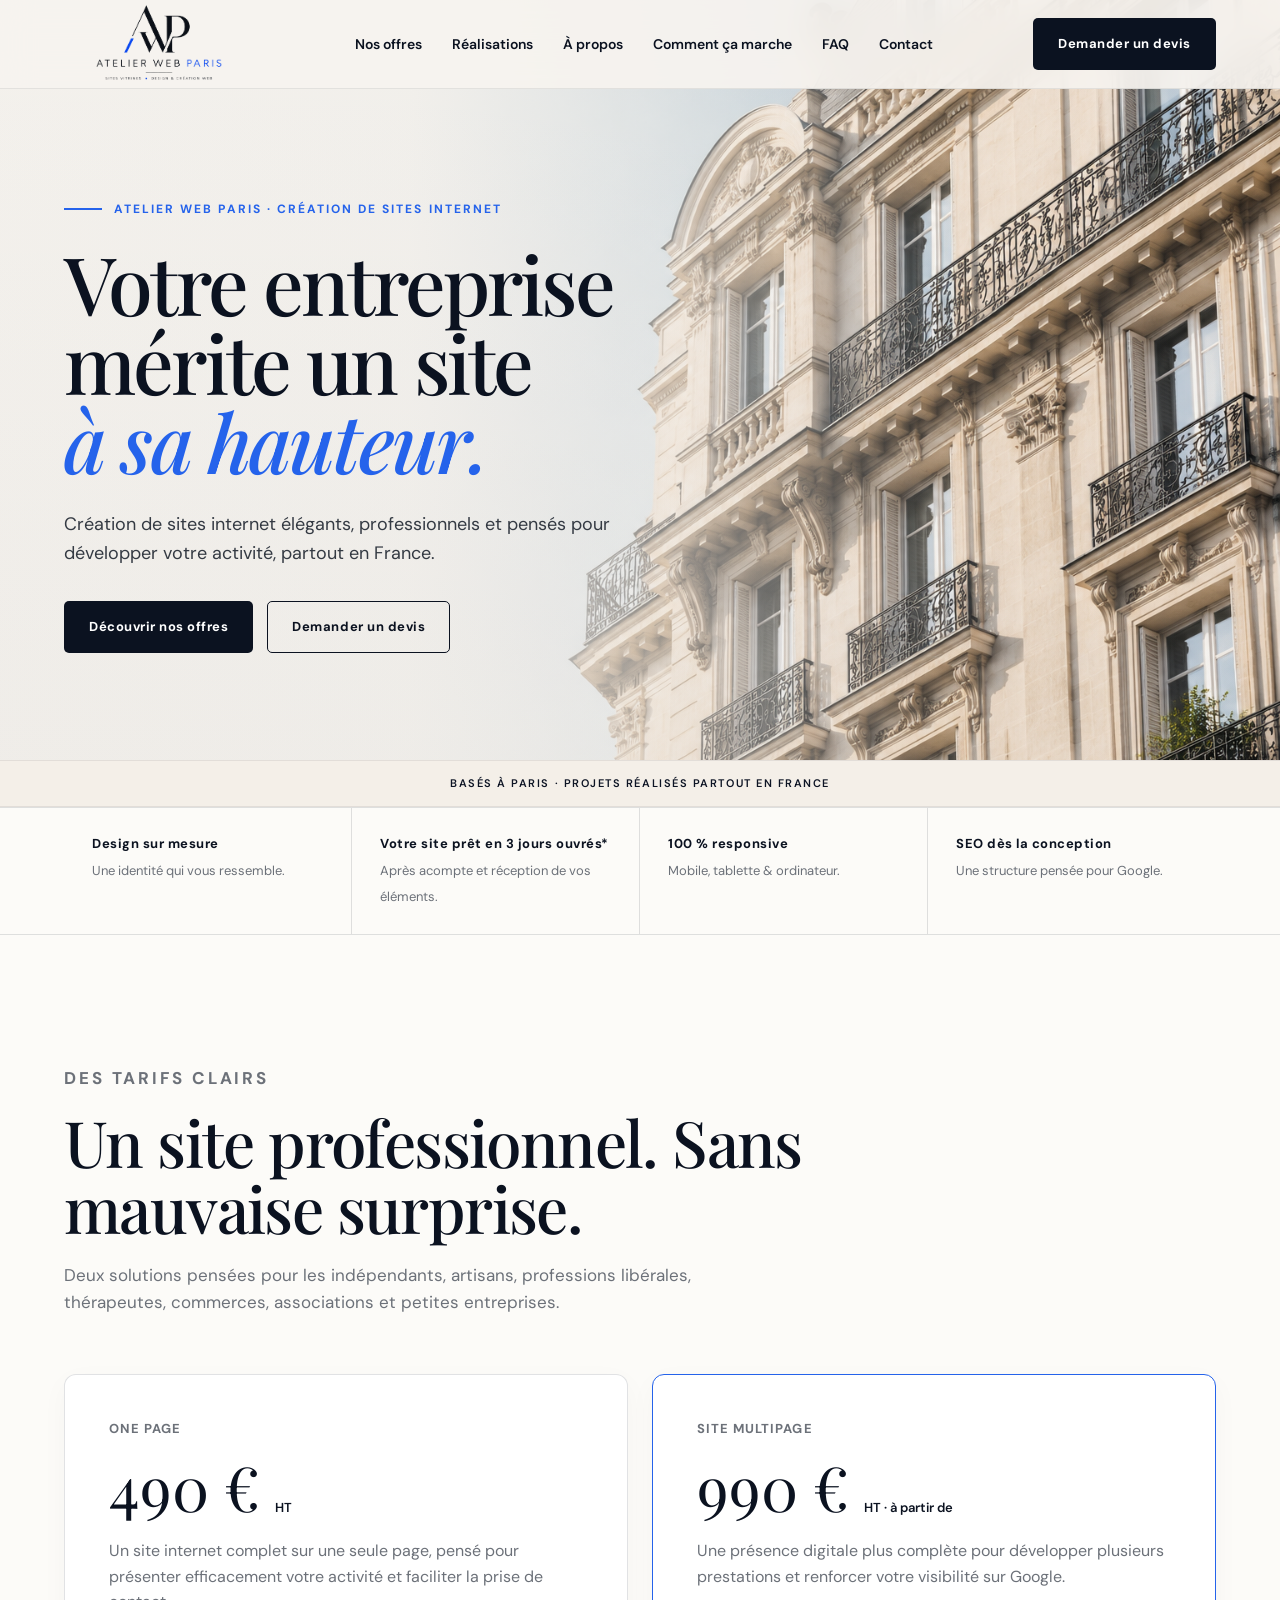
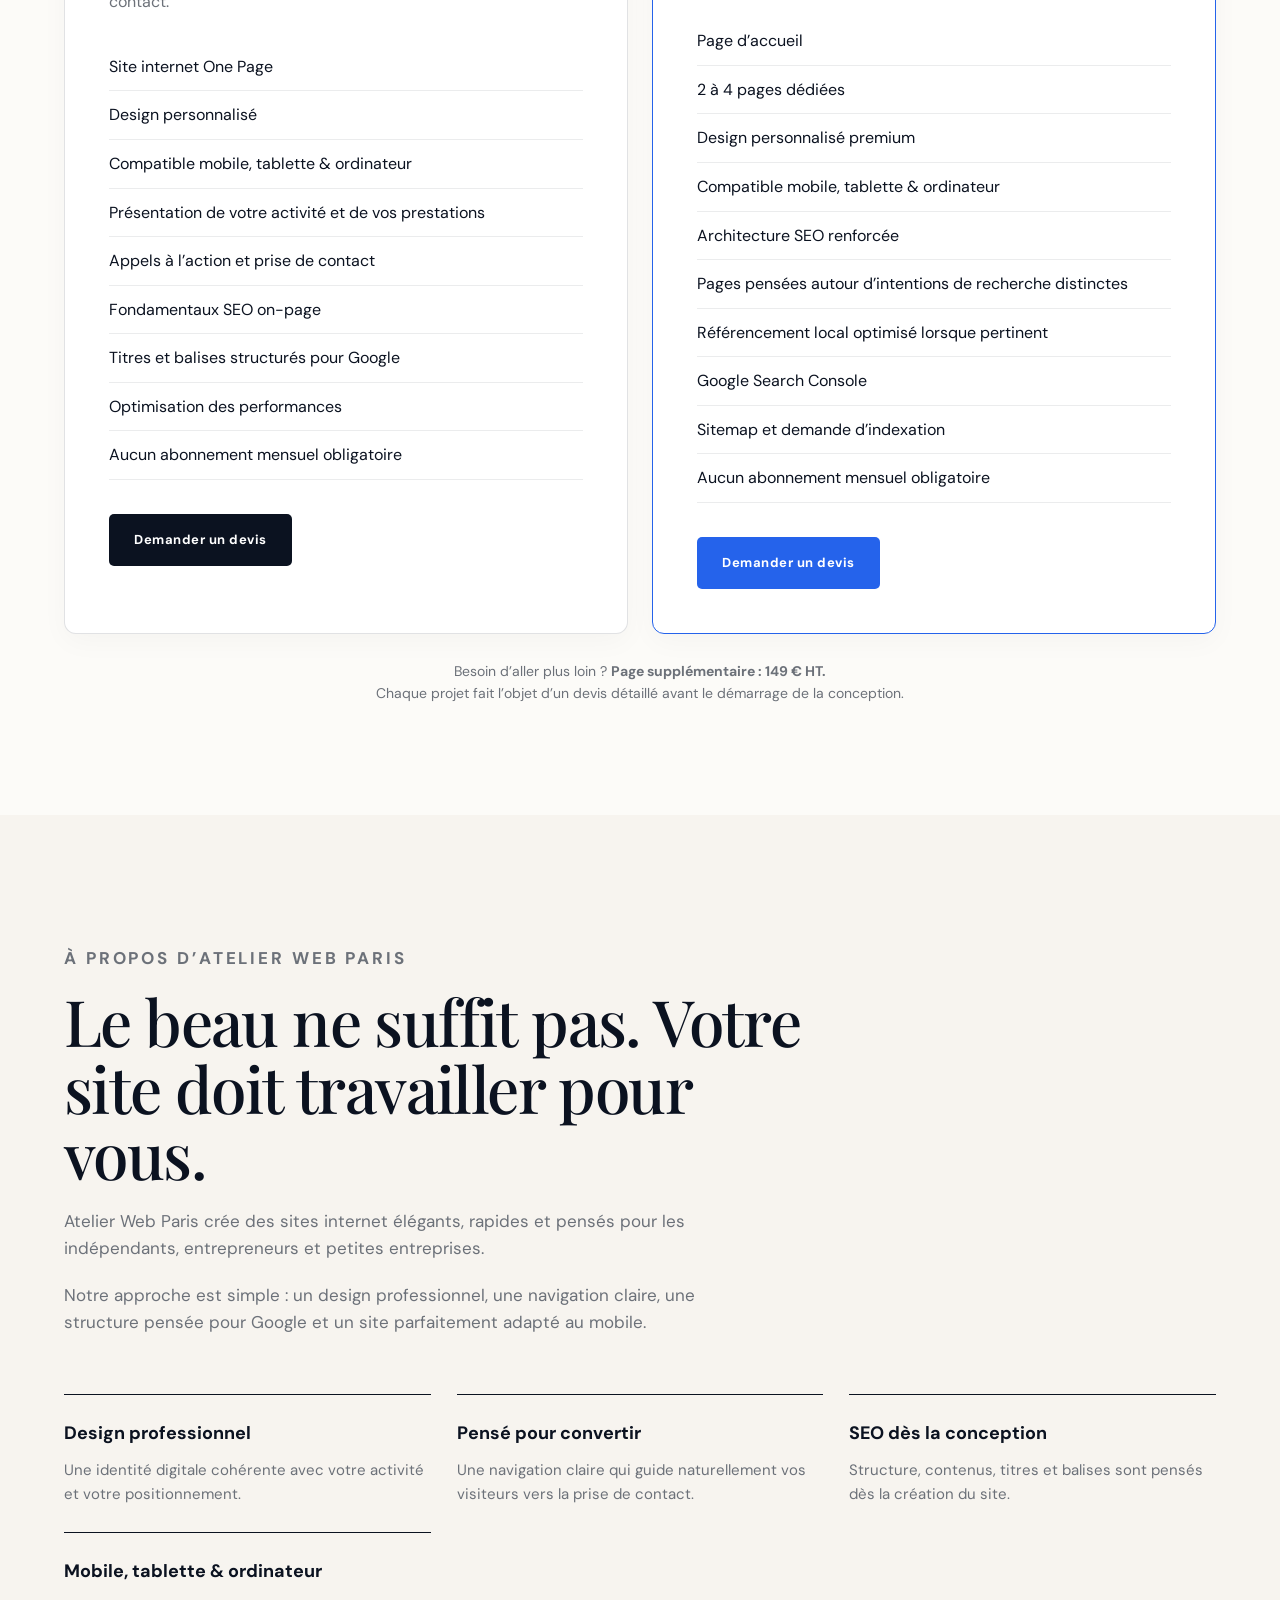
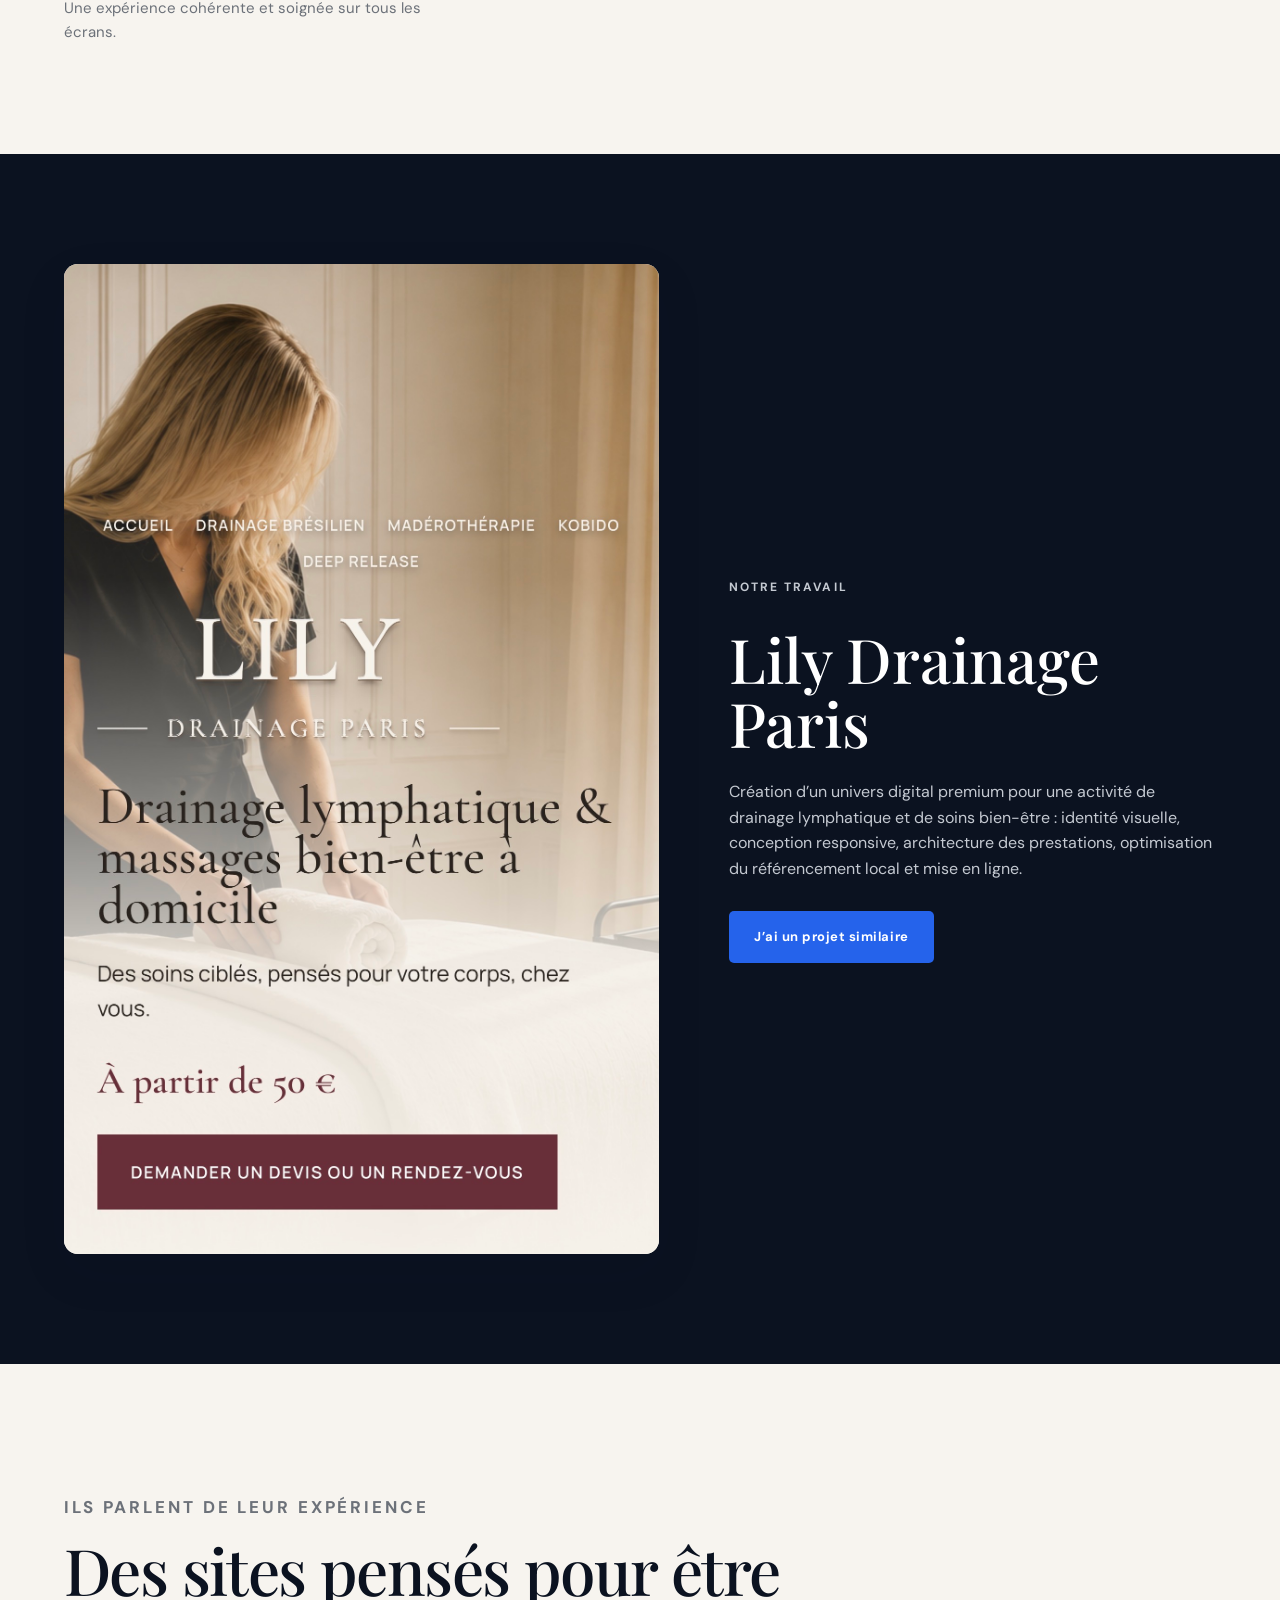
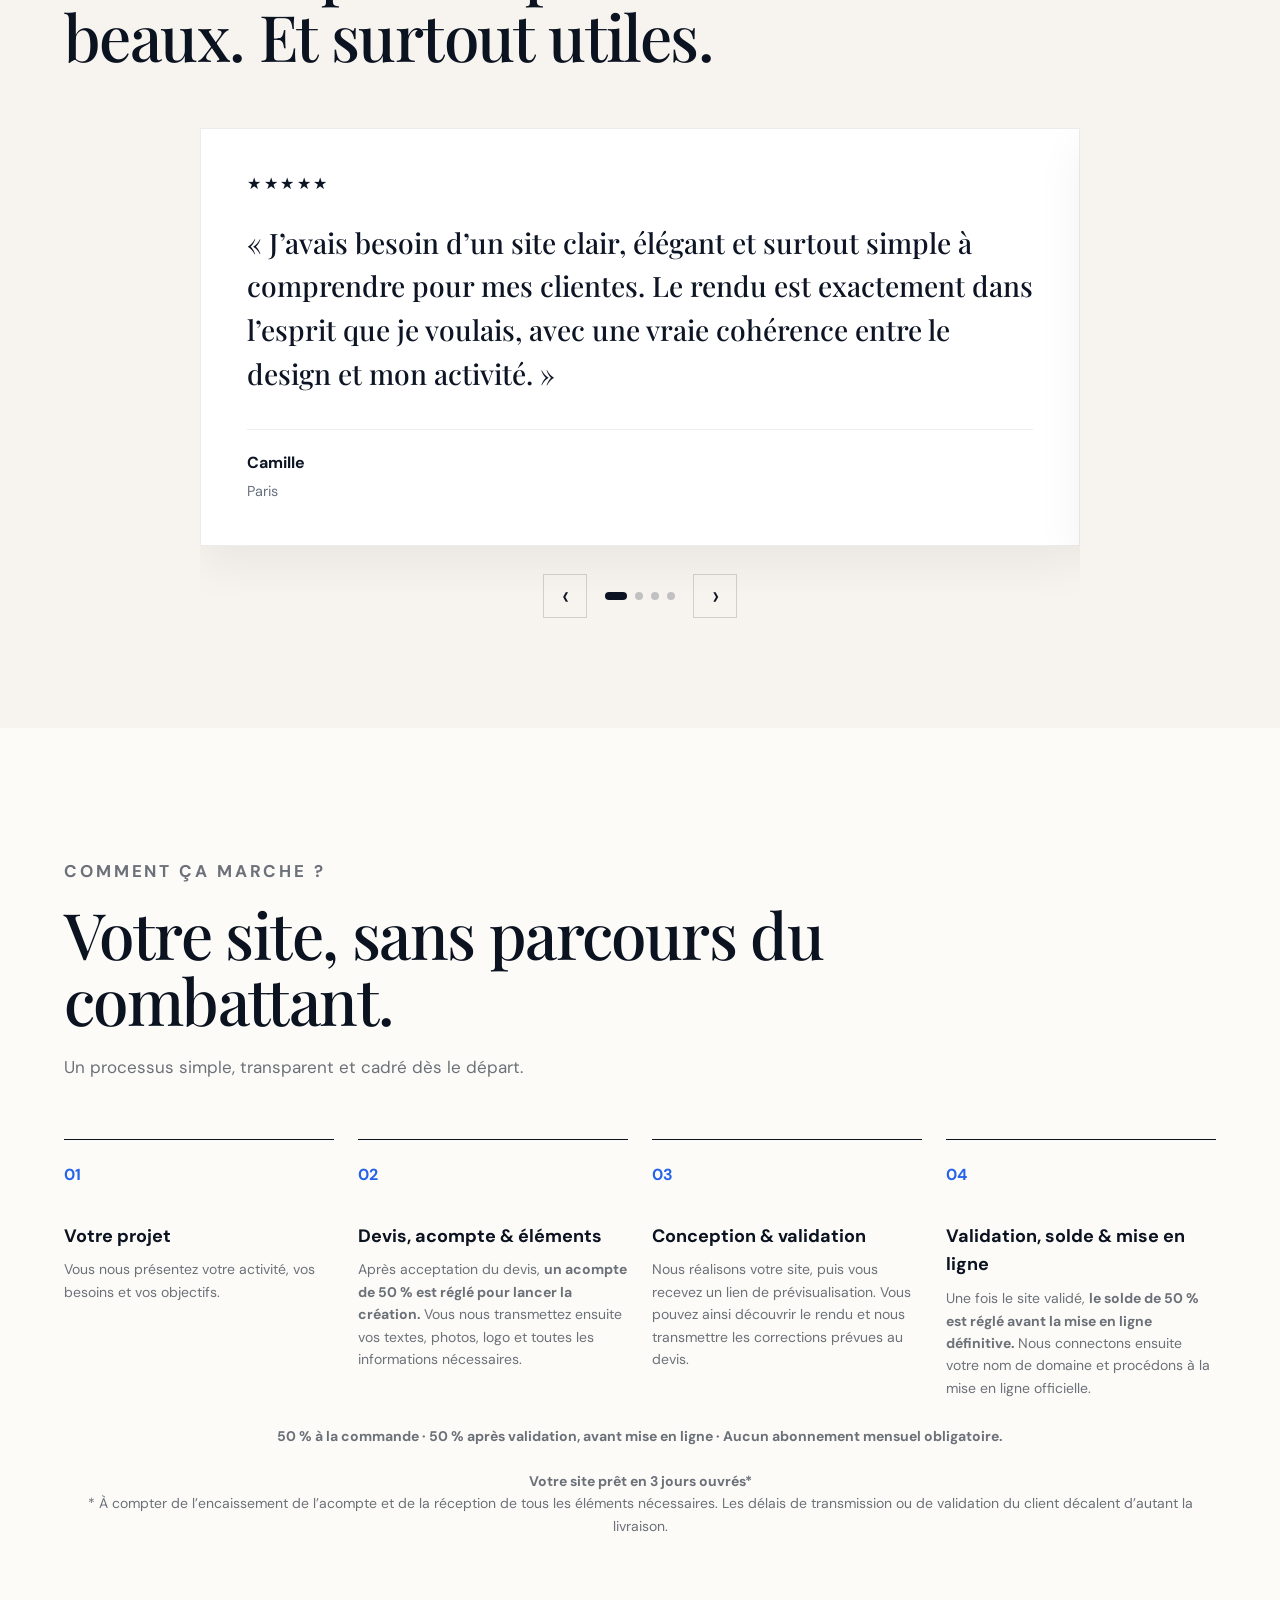
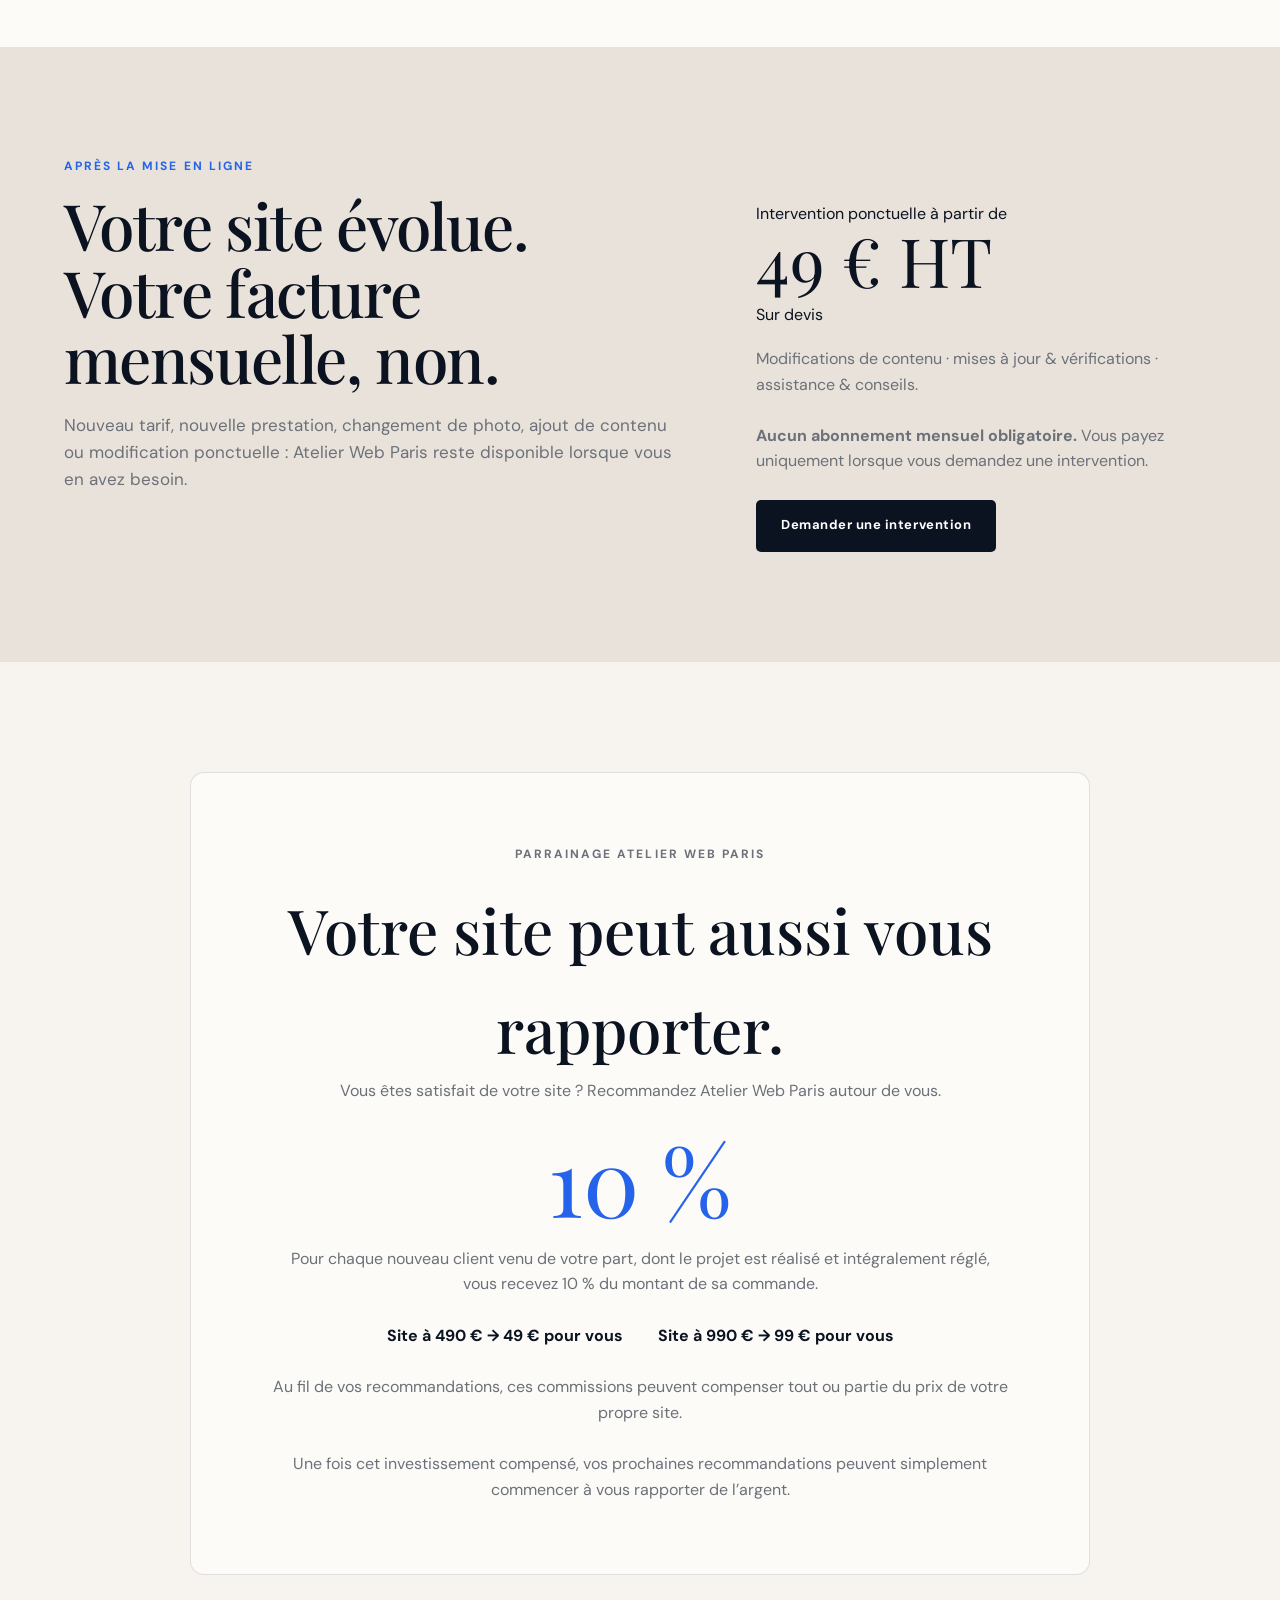
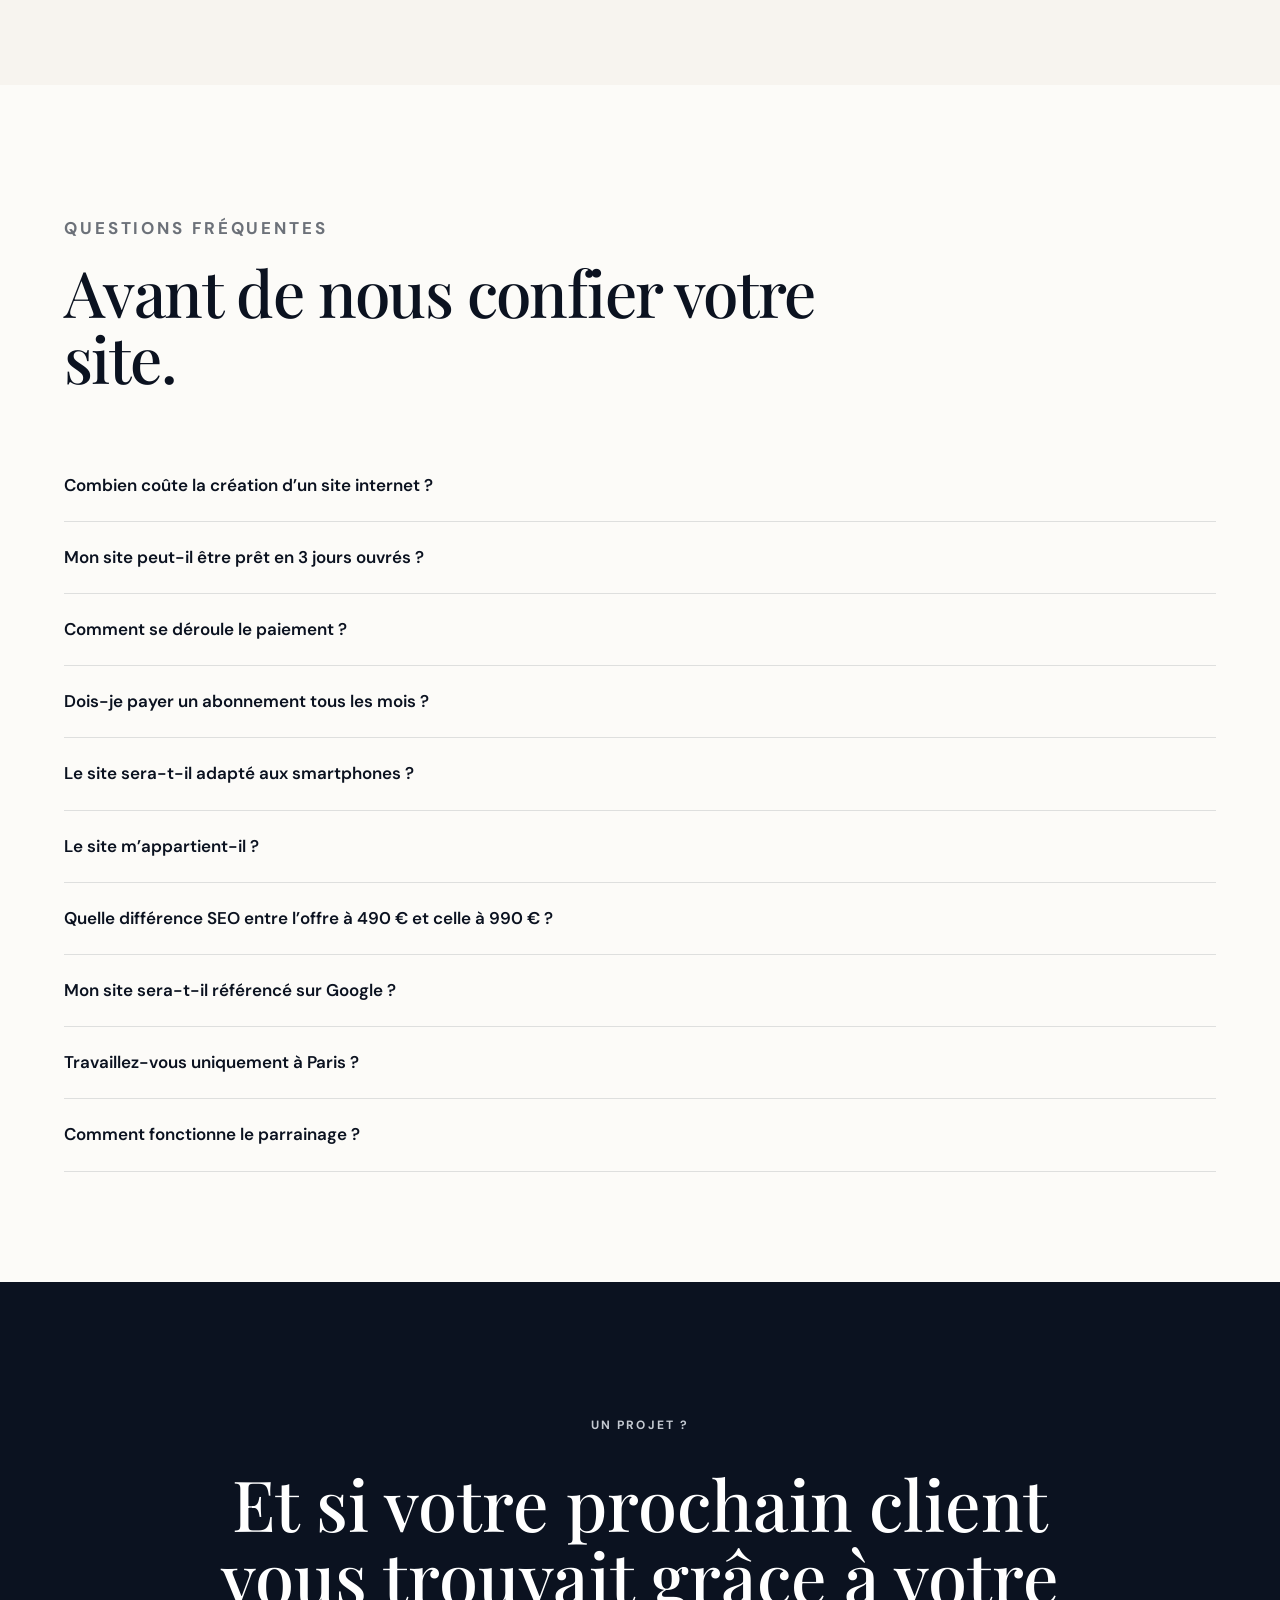
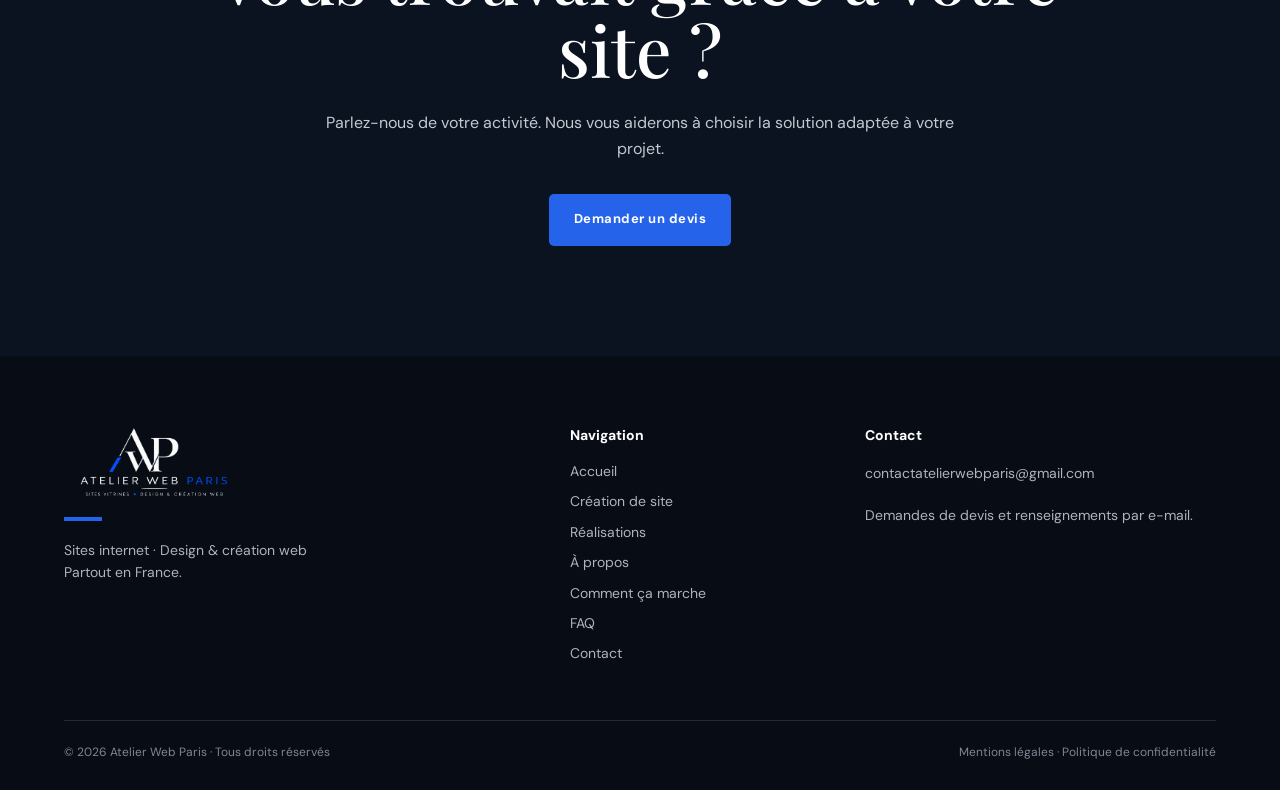
<file: index.html>
<!DOCTYPE html>
<html lang="fr">

<head>

  <meta charset="UTF-8">

  <meta name="viewport"
        content="width=device-width, initial-scale=1.0">

  <title>Création de site internet professionnel | Atelier Web Paris</title>

  <meta name="description"
        content="Atelier Web Paris crée des sites internet élégants, professionnels et optimisés pour Google partout en France. One Page dès 490 € HT, site multipage dès 990 € HT, sans abonnement mensuel obligatoire.">

  <meta name="robots"
        content="index, follow">

  <!-- URL officielle -->
  <link rel="canonical"
        href="https://atelierweb-paris.fr/">

  <!-- Open Graph -->
  <meta property="og:type"
        content="website">

  <meta property="og:title"
        content="Création de site internet professionnel | Atelier Web Paris">

  <meta property="og:description"
        content="Création de sites vitrines élégants, professionnels et optimisés pour Google partout en France. One Page dès 490 € HT, site multipage dès 990 € HT.">

  <meta property="og:url"
        content="https://atelierweb-paris.fr/">

  <meta property="og:site_name"
        content="Atelier Web Paris">

  <meta property="og:image"
        content="https://atelierweb-paris.fr/5EE2155D-583D-4C96-B18B-63D8548B5A4E.png">

  <meta property="og:image:alt"
        content="Logo Atelier Web Paris">

  <meta name="theme-color"
        content="#f4efe8">

  <!-- Polices -->
  <link rel="preconnect"
        href="https://fonts.googleapis.com">

  <link rel="preconnect"
        href="https://fonts.gstatic.com"
        crossorigin>

  <link href="https://fonts.googleapis.com/css2?family=DM+Sans:wght@400;500;600;700&family=Playfair+Display:ital,wght@0,500;0,600;1,500&display=swap"
        rel="stylesheet">

  <!-- CSS -->
  <link rel="stylesheet"
      href="style.css?v=7">

  <!-- Données structurées -->
  <script type="application/ld+json">
  {
    "@context": "https://schema.org",
    "@graph": [
      {
        "@type": "Organization",
        "@id": "https://atelierweb-paris.fr/#organization",
        "name": "Atelier Web Paris",
        "url": "https://atelierweb-paris.fr/",
        "logo": {
          "@type": "ImageObject",
          "url": "https://atelierweb-paris.fr/5EE2155D-583D-4C96-B18B-63D8548B5A4E.png"
        },
        "email": "mailto:contactatelierwebparis@gmail.com",
        "description": "Atelier Web Paris crée des sites internet professionnels et des sites vitrines pour les indépendants, entrepreneurs et petites entreprises en France.",
        "areaServed": {
          "@type": "Country",
          "name": "France"
        }
      },
      {
        "@type": "WebSite",
        "@id": "https://atelierweb-paris.fr/#website",
        "url": "https://atelierweb-paris.fr/",
        "name": "Atelier Web Paris",
        "publisher": {
          "@id": "https://atelierweb-paris.fr/#organization"
        },
        "inLanguage": "fr-FR"
      }
    ]
  }
  </script>

</head>


<body>


<!-- =========================
     HEADER
========================= -->

<header class="site-header">

  <div class="container header-inner">

    <a href="#accueil"
       class="logo-link"
       aria-label="Atelier Web Paris - Accueil">

      <img src="5EE2155D-583D-4C96-B18B-63D8548B5A4E.png"
           alt="Logo Atelier Web Paris">

    </a>


    <nav class="main-nav"
         aria-label="Navigation principale">

      <a href="creation-site-internet.html">
        Nos offres
      </a>

      <a href="#realisations">
        Réalisations
      </a>

      <a href="#apropos">
        À propos
      </a>

      <a href="#process">
        Comment ça marche
      </a>

      <a href="#faq">
        FAQ
      </a>

      <a href="#contact">
        Contact
      </a>

    </nav>


    <div class="header-cta">

      <a href="mailto:contactatelierwebparis@gmail.com?subject=Demande%20de%20devis%20Atelier%20Web%20Paris"
         class="btn btn-primary">

        Demander un devis

      </a>

    </div>


    <button class="mobile-menu-btn"
            type="button"
            aria-label="Ouvrir le menu"
            aria-expanded="false">

      ☰

    </button>


    <div class="mobile-menu"
         id="mobileMenu">

      <a href="creation-site-internet.html">
        Nos offres
      </a>

      <a href="#realisations">
        Réalisations
      </a>

      <a href="#apropos">
        À propos
      </a>

      <a href="#process">
        Comment ça marche
      </a>

      <a href="#faq">
        FAQ
      </a>

      <a href="#contact">
        Contact
      </a>

      <a href="mailto:contactatelierwebparis@gmail.com?subject=Demande%20de%20devis%20Atelier%20Web%20Paris"
         class="btn btn-blue mobile-menu-cta">

        Demander un devis

      </a>

    </div>

  </div>

</header>



<main>


<!-- =========================
     HERO
========================= -->

<section class="hero"
         id="accueil">

  <div class="hero-inner">

    <div class="hero-content">

      <p class="eyebrow">
        Atelier Web Paris · Création de sites internet
      </p>


      <h1>
        Votre entreprise mérite un site
        <span>à sa hauteur.</span>
      </h1>


      <p class="hero-description">

        Création de sites internet élégants,
        professionnels et pensés pour développer
        votre activité, partout en France.

      </p>


      <div class="hero-actions">

        <a href="creation-site-internet.html"
           class="btn btn-primary">

          Découvrir nos offres

        </a>


        <a href="mailto:contactatelierwebparis@gmail.com?subject=Demande%20de%20devis%20Atelier%20Web%20Paris"
           class="btn btn-secondary">

          Demander un devis

        </a>

      </div>


      
  </div>

</section>

<!-- =========================
     LOCALISATION
========================= -->

<section class="hero-location-bar">

  <div class="container">

    <p>
      Basés à Paris · Projets réalisés partout en France
    </p>

  </div>

</section>
  


<!-- =========================
     BANDEAU RÉASSURANCE
========================= -->

<section class="trust-bar">

  <div class="container trust-grid">


    <div class="trust-item">

      <strong>
        Design sur mesure
      </strong>

      <span>
        Une identité qui vous ressemble.
      </span>

    </div>


    <div class="trust-item">

      <strong>
        Votre site prêt en 3 jours ouvrés*
      </strong>

      <span>
        Après acompte et réception de vos éléments.
      </span>

    </div>


    <div class="trust-item">

      <strong>
        100 % responsive
      </strong>

      <span>
        Mobile, tablette & ordinateur.
      </span>

    </div>


    <div class="trust-item">

      <strong>
        SEO dès la conception
      </strong>

      <span>
        Une structure pensée pour Google.
      </span>

    </div>


  </div>

</section>



<!-- =========================
     OFFRES
========================= -->

<section class="section section-light"
         id="services">

  <div class="container">

    <div class="section-heading">

      <p class="section-kicker">
        Des tarifs clairs
      </p>

      <h2>
        Un site professionnel.
        Sans mauvaise surprise.
      </h2>

      <p>

        Deux solutions pensées pour les indépendants,
        artisans, professions libérales, thérapeutes,
        commerces, associations et petites entreprises.

      </p>

    </div>



    <div class="offer-grid">


      <!-- ONE PAGE -->

      <article class="offer-card">

        <p class="offer-label">
          One Page
        </p>


        <div class="offer-price">

          490 €

          <small>
            HT
          </small>

        </div>


        <p>

          Un site internet complet sur une seule page,
          pensé pour présenter efficacement votre activité
          et faciliter la prise de contact.

        </p>


        <ul class="offer-list">

          <li>Site internet One Page</li>

          <li>Design personnalisé</li>

          <li>Compatible mobile, tablette & ordinateur</li>

          <li>Présentation de votre activité et de vos prestations</li>

          <li>Appels à l’action et prise de contact</li>

          <li>Fondamentaux SEO on-page</li>

          <li>Titres et balises structurés pour Google</li>

          <li>Optimisation des performances</li>

          <li>Aucun abonnement mensuel obligatoire</li>

        </ul>


        <a href="mailto:contactatelierwebparis@gmail.com?subject=Demande%20de%20devis%20-%20One%20Page%20490"
           class="btn btn-primary">

          Demander un devis

        </a>

      </article>



      <!-- SITE MULTIPAGE -->

      <article class="offer-card featured">

        <p class="offer-label">
          Site multipage
        </p>


        <div class="offer-price">

          990 €

          <small>
            HT · à partir de
          </small>

        </div>


        <p>

          Une présence digitale plus complète
          pour développer plusieurs prestations
          et renforcer votre visibilité sur Google.

        </p>


        <ul class="offer-list">

          <li>Page d’accueil</li>

          <li>2 à 4 pages dédiées</li>

          <li>Design personnalisé premium</li>

          <li>Compatible mobile, tablette & ordinateur</li>

          <li>Architecture SEO renforcée</li>

          <li>Pages pensées autour d’intentions de recherche distinctes</li>

          <li>Référencement local optimisé lorsque pertinent</li>

          <li>Google Search Console</li>

          <li>Sitemap et demande d’indexation</li>

          <li>Aucun abonnement mensuel obligatoire</li>

        </ul>


        <a href="mailto:contactatelierwebparis@gmail.com?subject=Demande%20de%20devis%20-%20Site%20multipage%20990"
           class="btn btn-blue">

          Demander un devis

        </a>

      </article>

    </div>


    <p class="offer-extra">

      Besoin d’aller plus loin ?

      <strong>
        Page supplémentaire : 149 € HT.
      </strong>

      <br>

      Chaque projet fait l’objet d’un devis détaillé
      avant le démarrage de la conception.

    </p>

  </div>

</section>



<!-- =========================
     À PROPOS
========================= -->

<section class="section"
         id="apropos">

  <div class="container">

    <div class="section-heading">

      <p class="section-kicker">
        À propos d’Atelier Web Paris
      </p>

      <h2>
        Le beau ne suffit pas.
        Votre site doit travailler pour vous.
      </h2>

      <p>
        Atelier Web Paris crée des sites internet
        élégants, rapides et pensés pour les indépendants,
        entrepreneurs et petites entreprises.
      </p>

      <p>
        Notre approche est simple :
        un design professionnel, une navigation claire,
        une structure pensée pour Google
        et un site parfaitement adapté au mobile.
      </p>

    </div>


    <div class="features-grid">

      <article class="feature-card">

        <h3>
          Design professionnel
        </h3>

        <p>
          Une identité digitale cohérente
          avec votre activité et votre positionnement.
        </p>

      </article>


      <article class="feature-card">

        <h3>
          Pensé pour convertir
        </h3>

        <p>
          Une navigation claire qui guide naturellement
          vos visiteurs vers la prise de contact.
        </p>

      </article>


      <article class="feature-card">

        <h3>
          SEO dès la conception
        </h3>

        <p>
          Structure, contenus, titres et balises
          sont pensés dès la création du site.
        </p>

      </article>


      <article class="feature-card">

        <h3>
          Mobile, tablette & ordinateur
        </h3>

        <p>
          Une expérience cohérente
          et soignée sur tous les écrans.
        </p>

      </article>

    </div>

  </div>

</section>



<!-- =========================
     RÉALISATION
========================= -->

<section class="section section-dark"
         id="realisations">

  <div class="container project-grid">


    <div class="project-visual"
         aria-label="Présentation du site Lily Drainage Paris">

      <img src="IMG_6689.jpeg"
           alt="Page d'accueil du site Lily Drainage Paris réalisée par Atelier Web Paris"
           loading="lazy">

    </div>



    <div class="project-copy">

      <p class="section-kicker">
        Notre travail
      </p>

      <h2>
        Lily Drainage Paris
      </h2>

      <p>

        Création d’un univers digital premium
        pour une activité de drainage lymphatique
        et de soins bien-être :

        identité visuelle,
        conception responsive,
        architecture des prestations,
        optimisation du référencement local
        et mise en ligne.

      </p>


      <a href="#contact"
         class="btn btn-blue">

        J’ai un projet similaire

      </a>

    </div>

  </div>

</section>



<!-- =========================
     AVIS CLIENTS
========================= -->

<section class="section section-reviews"
         id="avis">

  <div class="container">

    <div class="section-heading">

      <p class="section-kicker">
        Ils parlent de leur expérience
      </p>

      <h2>
        Des sites pensés pour être beaux.
        Et surtout utiles.
      </h2>

    </div>


    <div class="reviews-carousel"
         id="reviewsCarousel">

      <div class="reviews-track">


        <!-- AVIS 1 -->

        <article class="review-card reviews-slide">

          <div class="review-stars"
               aria-label="5 étoiles">
            ★★★★★
          </div>

          <blockquote>
            « J’avais besoin d’un site clair, élégant
            et surtout simple à comprendre pour mes clientes.
            Le rendu est exactement dans l’esprit que je voulais,
            avec une vraie cohérence entre le design
            et mon activité. »
          </blockquote>

          <div class="review-author">

            <strong>
              Camille
            </strong>

            <span>
              Paris
            </span>

          </div>

        </article>



        <!-- AVIS 2 -->

        <article class="review-card reviews-slide">

          <div class="review-stars"
               aria-label="5 étoiles">
            ★★★★★
          </div>

          <blockquote>
            « Process très fluide, échanges efficaces
            et surtout aucune complication inutile.
            Le site est propre, rapide
            et fonctionne parfaitement sur mobile.
            C’est exactement ce que je cherchais. »
          </blockquote>

          <div class="review-author">

            <strong>
              Thomas
            </strong>

            <span>
              Bordeaux
            </span>

          </div>

        </article>



        <!-- AVIS 3 -->

        <article class="review-card reviews-slide">

          <div class="review-stars"
               aria-label="5 étoiles">
            ★★★★★
          </div>

          <blockquote>
            « J’ai particulièrement apprécié
            la rapidité et la structure du projet.
            Tout était cadré dès le départ,
            le résultat est professionnel
            et je peux enfin envoyer mes clients
            vers un vrai site sans hésiter. »
          </blockquote>

          <div class="review-author">

            <strong>
              Nicolas
            </strong>

            <span>
              Lille
            </span>

          </div>

        </article>



        <!-- AVIS 4 -->

        <article class="review-card reviews-slide">

          <div class="review-stars"
               aria-label="5 étoiles">
            ★★★★★
          </div>

          <blockquote>
            « Le résultat est hyper élégant
            sans être surchargé.
            Les informations sont faciles à trouver
            et l’ensemble donne tout de suite
            une image beaucoup plus professionnelle
            de mon activité. »
          </blockquote>

          <div class="review-author">

            <strong>
              Julie
            </strong>

            <span>
              Marseille
            </span>

          </div>

        </article>


      </div>


      <!-- NAVIGATION -->

      <div class="reviews-controls">

        <button class="reviews-arrow reviews-prev"
                type="button"
                aria-label="Avis précédent">
          ‹
        </button>


        <div class="reviews-dots"
             aria-label="Navigation des avis">

          <button class="review-dot active"
                  type="button"
                  aria-label="Voir l’avis 1">
          </button>

          <button class="review-dot"
                  type="button"
                  aria-label="Voir l’avis 2">
          </button>

          <button class="review-dot"
                  type="button"
                  aria-label="Voir l’avis 3">
          </button>

          <button class="review-dot"
                  type="button"
                  aria-label="Voir l’avis 4">
          </button>

        </div>


        <button class="reviews-arrow reviews-next"
                type="button"
                aria-label="Avis suivant">
          ›
        </button>

      </div>

    </div>

  </div>

</section>
  

<!-- =========================
     PROCESS
========================= -->

<section class="section section-light"
         id="process">

  <div class="container">

    <div class="section-heading">

      <p class="section-kicker">
        Comment ça marche ?
      </p>

      <h2>
        Votre site,
        sans parcours du combattant.
      </h2>

      <p>

        Un processus simple,
        transparent et cadré dès le départ.

      </p>

    </div>



    <div class="steps-grid">


      <article class="step-card">

        <div class="step-number">
          01
        </div>

        <h3>
          Votre projet
        </h3>

        <p>

          Vous nous présentez votre activité,
          vos besoins et vos objectifs.

        </p>

      </article>



      <article class="step-card">

        <div class="step-number">
          02
        </div>

        <h3>
          Devis, acompte & éléments
        </h3>

        <p>

          Après acceptation du devis,

          <strong>
            un acompte de 50 % est réglé
            pour lancer la création.
          </strong>

          Vous nous transmettez ensuite
          vos textes, photos, logo
          et toutes les informations nécessaires.

        </p>

      </article>



      <article class="step-card">

        <div class="step-number">
          03
        </div>

        <h3>
          Conception & validation
        </h3>

        <p>

          Nous réalisons votre site,
          puis vous recevez un lien
          de prévisualisation.

          Vous pouvez ainsi découvrir le rendu
          et nous transmettre les corrections
          prévues au devis.

        </p>

      </article>



      <article class="step-card">

        <div class="step-number">
          04
        </div>

        <h3>
          Validation, solde & mise en ligne
        </h3>

        <p>

          Une fois le site validé,

          <strong>
            le solde de 50 % est réglé
            avant la mise en ligne définitive.
          </strong>

          Nous connectons ensuite
          votre nom de domaine
          et procédons à la mise en ligne officielle.

        </p>

      </article>


    </div>



    <p class="offer-extra">

      <strong>

        50 % à la commande ·
        50 % après validation, avant mise en ligne ·
        Aucun abonnement mensuel obligatoire.

      </strong>

      <br><br>

      <strong>
        Votre site prêt en 3 jours ouvrés*
      </strong>

      <br>

      * À compter de l’encaissement de l’acompte
      et de la réception de tous les éléments nécessaires.

      Les délais de transmission
      ou de validation du client
      décalent d’autant la livraison.

    </p>

  </div>

</section>



<!-- =========================
     APRÈS LA MISE EN LIGNE
========================= -->

<section class="section section-greige">

  <div class="container maintenance-grid">


    <div>

      <p class="section-kicker">
        Après la mise en ligne
      </p>


      <div class="section-heading">

        <h2>
          Votre site évolue.
          Votre facture mensuelle, non.
        </h2>

        <p>

          Nouveau tarif,
          nouvelle prestation,
          changement de photo,
          ajout de contenu
          ou modification ponctuelle :

          Atelier Web Paris reste disponible
          lorsque vous en avez besoin.

        </p>

      </div>

    </div>



    <div>

      <p>
        Intervention ponctuelle à partir de
      </p>


      <div class="maintenance-price">

        49 € HT

      </div>


      <p>
        Sur devis
      </p>


      <p class="maintenance-note">

        Modifications de contenu ·
        mises à jour & vérifications ·
        assistance & conseils.

        <br><br>

        <strong>
          Aucun abonnement mensuel obligatoire.
        </strong>

        Vous payez uniquement
        lorsque vous demandez une intervention.

      </p>


      <br>


      <a href="mailto:contactatelierwebparis@gmail.com?subject=Demande%20de%20modification%20de%20site"
         class="btn btn-primary">

        Demander une intervention

      </a>

    </div>

  </div>

</section>



<!-- =========================
     PARRAINAGE
========================= -->

<section class="section">

  <div class="container">

    <div class="referral-box">

      <p class="section-kicker">
        Parrainage Atelier Web Paris
      </p>


      <h2>
        Votre site peut aussi vous rapporter.
      </h2>


      <p>

        Vous êtes satisfait de votre site ?
        Recommandez Atelier Web Paris autour de vous.

      </p>


      <div class="referral-percent">

        10 %

      </div>


      <p>

        Pour chaque nouveau client venu de votre part,
        dont le projet est réalisé
        et intégralement réglé,
        vous recevez 10 % du montant de sa commande.

      </p>


      <div class="referral-values">

        <span>
          Site à 490 € → 49 € pour vous
        </span>

        <span>
          Site à 990 € → 99 € pour vous
        </span>

      </div>


      <p>

        Au fil de vos recommandations,
        ces commissions peuvent compenser
        tout ou partie du prix de votre propre site.

        <br><br>

        Une fois cet investissement compensé,
        vos prochaines recommandations
        peuvent simplement commencer
        à vous rapporter de l’argent.

      </p>

    </div>

  </div>

</section>



<!-- =========================
     FAQ
========================= -->

<section class="section section-light"
         id="faq">

  <div class="container">

    <div class="section-heading">

      <p class="section-kicker">
        Questions fréquentes
      </p>

      <h2>
        Avant de nous confier votre site.
      </h2>

    </div>



    <div class="faq-list">


      <details class="faq-item">

        <summary>
          Combien coûte la création d’un site internet ?
        </summary>

        <p>

          Notre offre One Page débute à 490 € HT.

          Le site multipage débute à 990 € HT
          et comprend une page d’accueil
          ainsi que 2 à 4 pages dédiées.

          Toute prestation fait l’objet
          d’un devis avant démarrage.

        </p>

      </details>



      <details class="faq-item">

        <summary>
          Mon site peut-il être prêt en 3 jours ouvrés ?
        </summary>

        <p>

          Pour les projets éligibles,
          le délai annoncé est de 3 jours ouvrés.

          Il commence après encaissement
          de l’acompte de 50 %
          et réception de tous les éléments
          nécessaires à la conception.

        </p>

      </details>



      <details class="faq-item">

        <summary>
          Comment se déroule le paiement ?
        </summary>

        <p>

          Un acompte de 50 % est réglé
          après acceptation du devis.

          Le solde de 50 % est réglé
          après validation du site
          et avant sa mise en ligne
          sur le domaine définitif.

        </p>

      </details>



      <details class="faq-item">

        <summary>
          Dois-je payer un abonnement tous les mois ?
        </summary>

        <p>

          Non.

          Atelier Web Paris n’impose
          aucun abonnement mensuel de maintenance.

          Les modifications ultérieures
          peuvent être réalisées ponctuellement
          à partir de 49 € HT,
          sur devis.

        </p>

      </details>



      <details class="faq-item">

        <summary>
          Le site sera-t-il adapté aux smartphones ?
        </summary>

        <p>

          Oui.

          Nos sites sont conçus
          pour fonctionner sur mobile,
          tablette et ordinateur.

        </p>

      </details>



      <details class="faq-item">

        <summary>
          Le site m’appartient-il ?
        </summary>

        <p>

          Après règlement intégral
          et conformément aux conditions
          prévues au devis et aux CGV,
          votre site est livré
          et connecté à votre domaine définitif.

        </p>

      </details>



      <details class="faq-item">

        <summary>
          Quelle différence SEO entre l’offre à 490 € et celle à 990 € ?
        </summary>

        <p>

          L’offre One Page à 490 € HT
          comprend les fondamentaux SEO on-page :
          structure des titres,
          balises principales
          et optimisation technique de base.

          Le site multipage à partir de 990 € HT
          permet de travailler plusieurs pages
          autour d’intentions de recherche distinctes
          et inclut une architecture SEO renforcée,
          Google Search Console,
          le sitemap
          et la demande d’indexation.

        </p>

      </details>



      <details class="faq-item">

        <summary>
          Mon site sera-t-il référencé sur Google ?
        </summary>

        <p>

          Les bases techniques
          du référencement naturel
          sont travaillées dès la conception.

          Le référencement dépend ensuite
          de nombreux facteurs,
          notamment la concurrence,
          le contenu,
          l’ancienneté du domaine
          et l’évolution du site.

          Aucune position précise
          dans les résultats Google
          ne peut être garantie.

        </p>

      </details>



      <details class="faq-item">

        <summary>
          Travaillez-vous uniquement à Paris ?
        </summary>

        <p>

          Non.

          Atelier Web Paris réalise
          des projets 100 % à distance
          pour des clients partout en France.

        </p>

      </details>



      <details class="faq-item">

        <summary>
          Comment fonctionne le parrainage ?
        </summary>

        <p>

          Si une personne recommandée par vous
          commande un site Atelier Web Paris
          et règle intégralement son projet,
          vous recevez une commission
          correspondant à 10 %
          du montant de sa commande.

        </p>

      </details>


    </div>

  </div>

</section>



<!-- =========================
     CTA FINAL
========================= -->

<section class="section section-dark"
         id="contact">

  <div class="container final-cta">

    <p class="section-kicker">
      Un projet ?
    </p>


    <h2>
      Et si votre prochain client
      vous trouvait grâce à votre site ?
    </h2>


    <p>

      Parlez-nous de votre activité.

      Nous vous aiderons
      à choisir la solution
      adaptée à votre projet.

    </p>


    <a href="mailto:contactatelierwebparis@gmail.com?subject=Demande%20de%20devis%20Atelier%20Web%20Paris"
       class="btn btn-blue">

      Demander un devis

    </a>

  </div>

</section>


</main>



<!-- =========================
     FOOTER
========================= -->

<footer class="site-footer">

  <div class="container">


    <div class="footer-grid">


      <div>

        <div class="footer-logo">

          <img src="8D0D1E15-C374-49EA-8F51-07304C2C9C2E.png"
               alt="Logo Atelier Web Paris blanc et bleu">

        </div>


        <div class="footer-blue-line"></div>


        <p class="footer-brand-text">

          Sites internet · Design & création web

          <br>

          Partout en France.

        </p>

      </div>



      <div>

        <h3 class="footer-title">
          Navigation
        </h3>


        <div class="footer-links">

          <a href="#accueil">
            Accueil
          </a>

          <a href="creation-site-internet.html">
            Création de site
          </a>

          <a href="#realisations">
            Réalisations
          </a>

          <a href="#apropos">
            À propos
          </a>

          <a href="#process">
            Comment ça marche
          </a>

          <a href="#faq">
            FAQ
          </a>

          <a href="#contact">
            Contact
          </a>

        </div>

      </div>



      <div class="footer-contact">

        <h3 class="footer-title">
          Contact
        </h3>


        <a href="mailto:contactatelierwebparis@gmail.com">

          contactatelierwebparis@gmail.com

        </a>


        <p class="footer-brand-text">

          Demandes de devis
          et renseignements par e-mail.

        </p>

      </div>


    </div>



    <div class="footer-bottom">

      <span>

        © 2026 Atelier Web Paris · Tous droits réservés

      </span>


      <span>

        Mentions légales · Politique de confidentialité

      </span>

    </div>


  </div>

</footer>



<script>

  /* =========================
     MENU MOBILE
  ========================= */

  const menuButton =
    document.querySelector('.mobile-menu-btn');

  const mobileMenu =
    document.getElementById('mobileMenu');


  menuButton.addEventListener('click', () => {

    const isOpen =
      mobileMenu.classList.toggle('open');

    menuButton.setAttribute(
      'aria-expanded',
      isOpen
    );

    menuButton.textContent =
      isOpen ? '×' : '☰';

  });


  mobileMenu.querySelectorAll('a').forEach(link => {

    link.addEventListener('click', () => {

      mobileMenu.classList.remove('open');

      menuButton.setAttribute(
        'aria-expanded',
        'false'
      );

      menuButton.textContent = '☰';

    });

  });


  /* =========================
     CARROUSEL AVIS
  ========================= */

  const reviewsTrack =
    document.querySelector('.reviews-track');

  const reviewSlides =
    document.querySelectorAll('.reviews-slide');

  const reviewDots =
    document.querySelectorAll('.review-dot');

  const prevReview =
    document.querySelector('.reviews-prev');

  const nextReview =
    document.querySelector('.reviews-next');

  let currentReview = 0;


  function showReview(index) {

    if (index < 0) {
      index = reviewSlides.length - 1;
    }

    if (index >= reviewSlides.length) {
      index = 0;
    }

    currentReview = index;

    reviewsTrack.style.transform =
      `translateX(-${currentReview * 100}%)`;

    reviewDots.forEach((dot, dotIndex) => {

      dot.classList.toggle(
        'active',
        dotIndex === currentReview
      );

    });

  }


  nextReview.addEventListener('click', () => {
    showReview(currentReview + 1);
  });


  prevReview.addEventListener('click', () => {
    showReview(currentReview - 1);
  });


  reviewDots.forEach((dot, index) => {

    dot.addEventListener('click', () => {
      showReview(index);
    });

  });


  /* Défilement automatique toutes les 5 secondes */

  setInterval(() => {
    showReview(currentReview + 1);
  }, 5000);


  showReview(0);

</script>


</body>

</html>
</file>
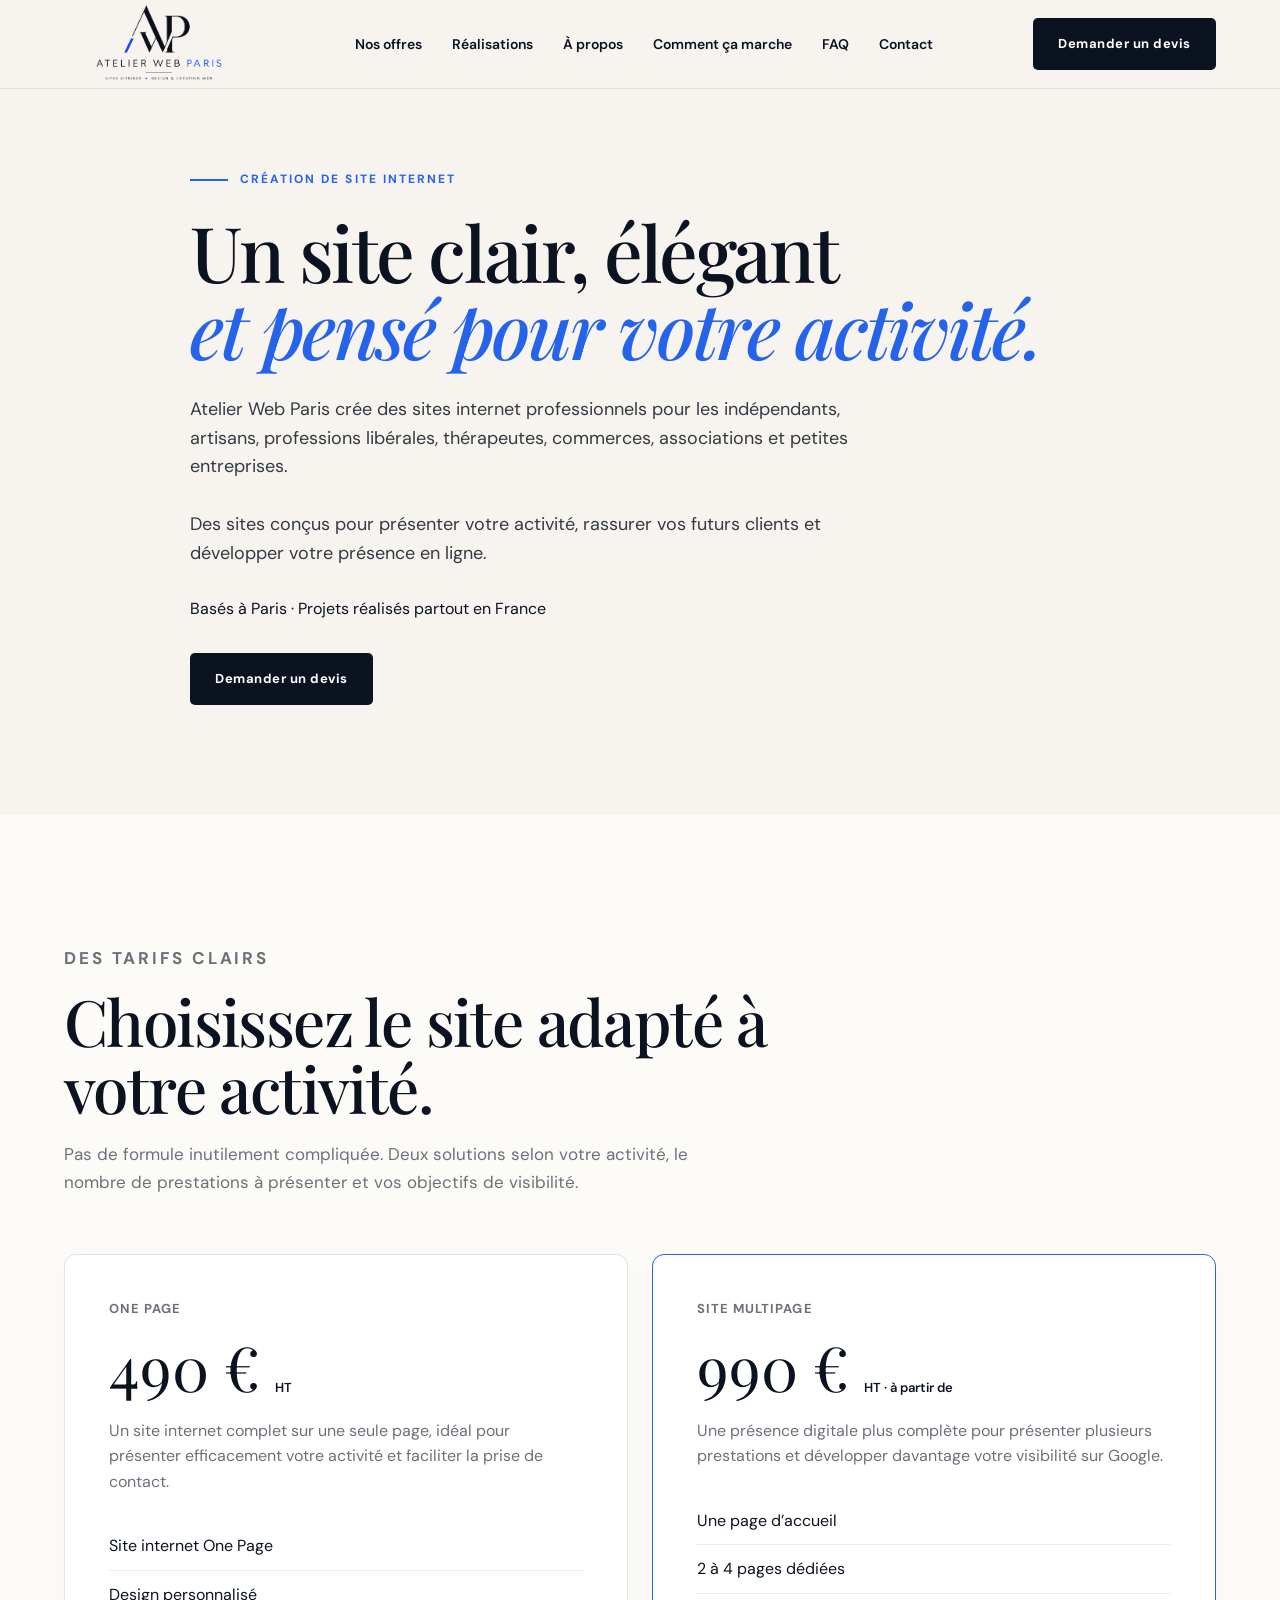
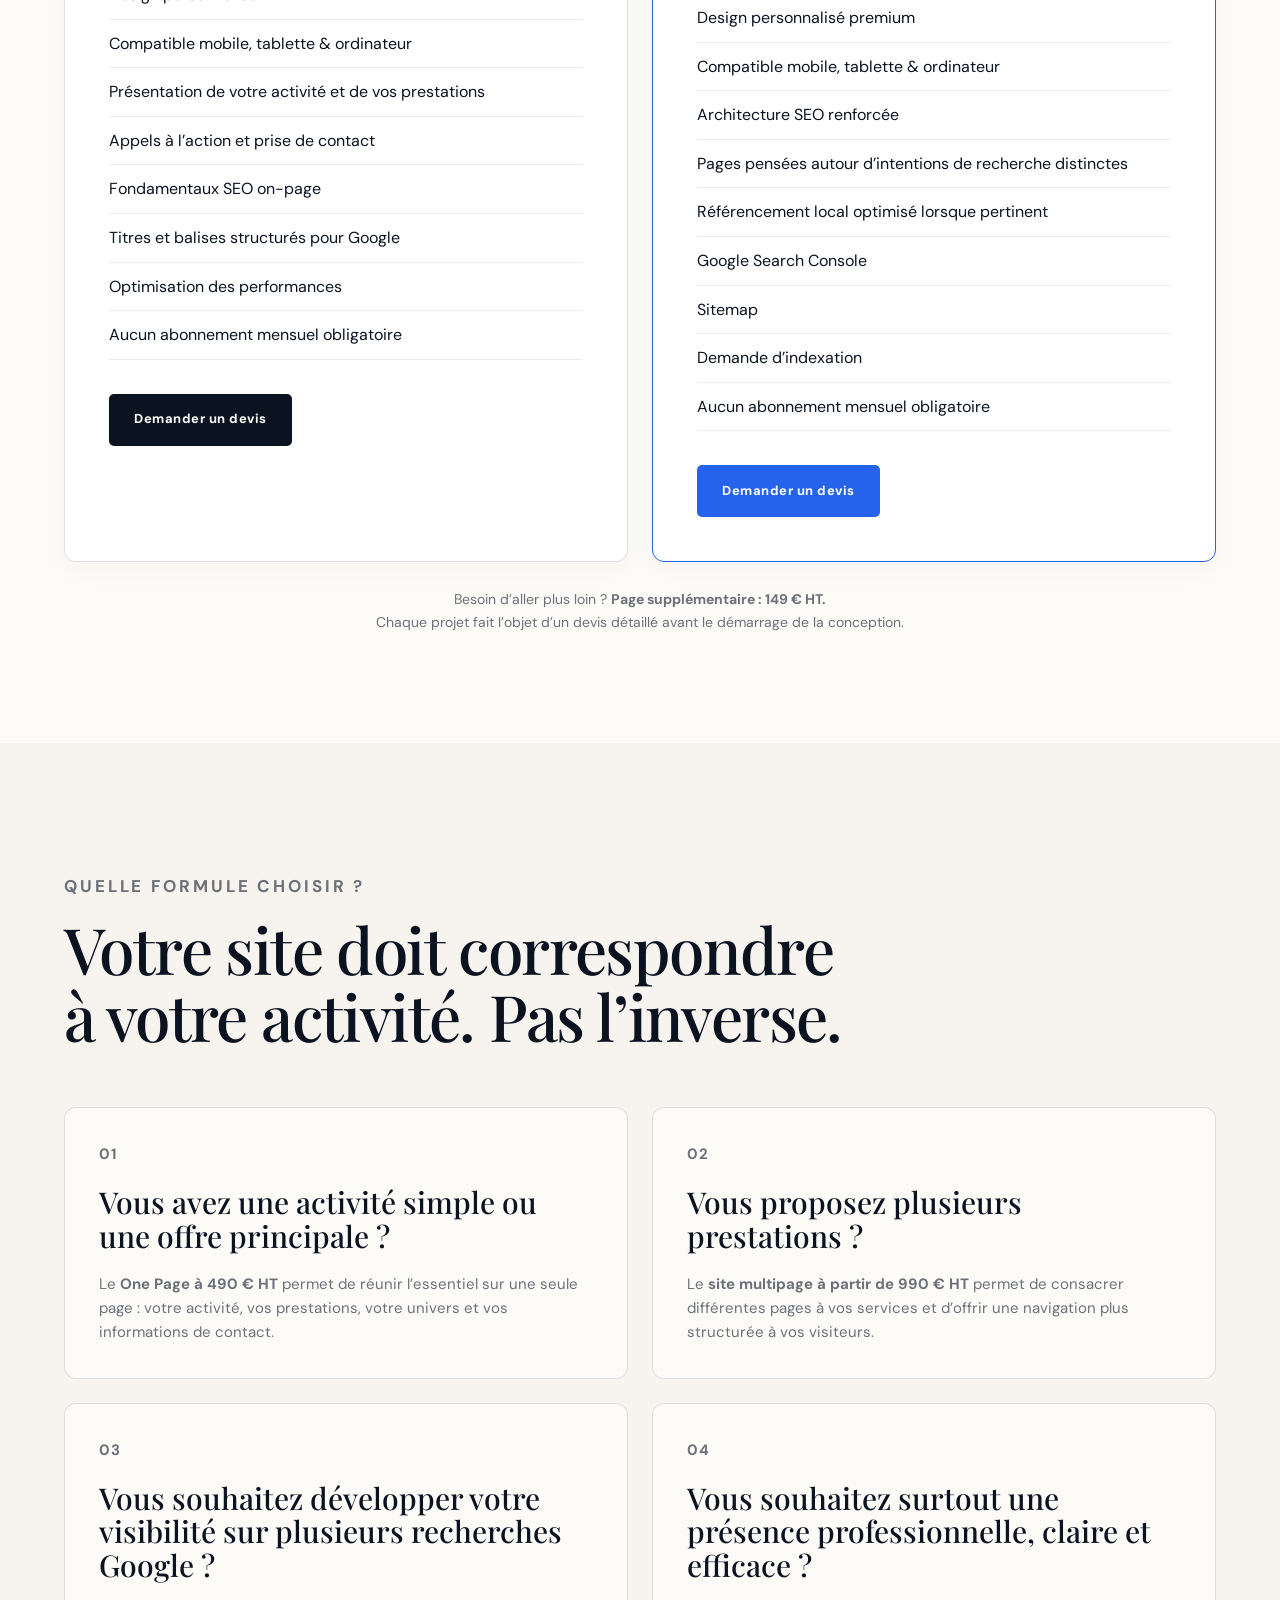
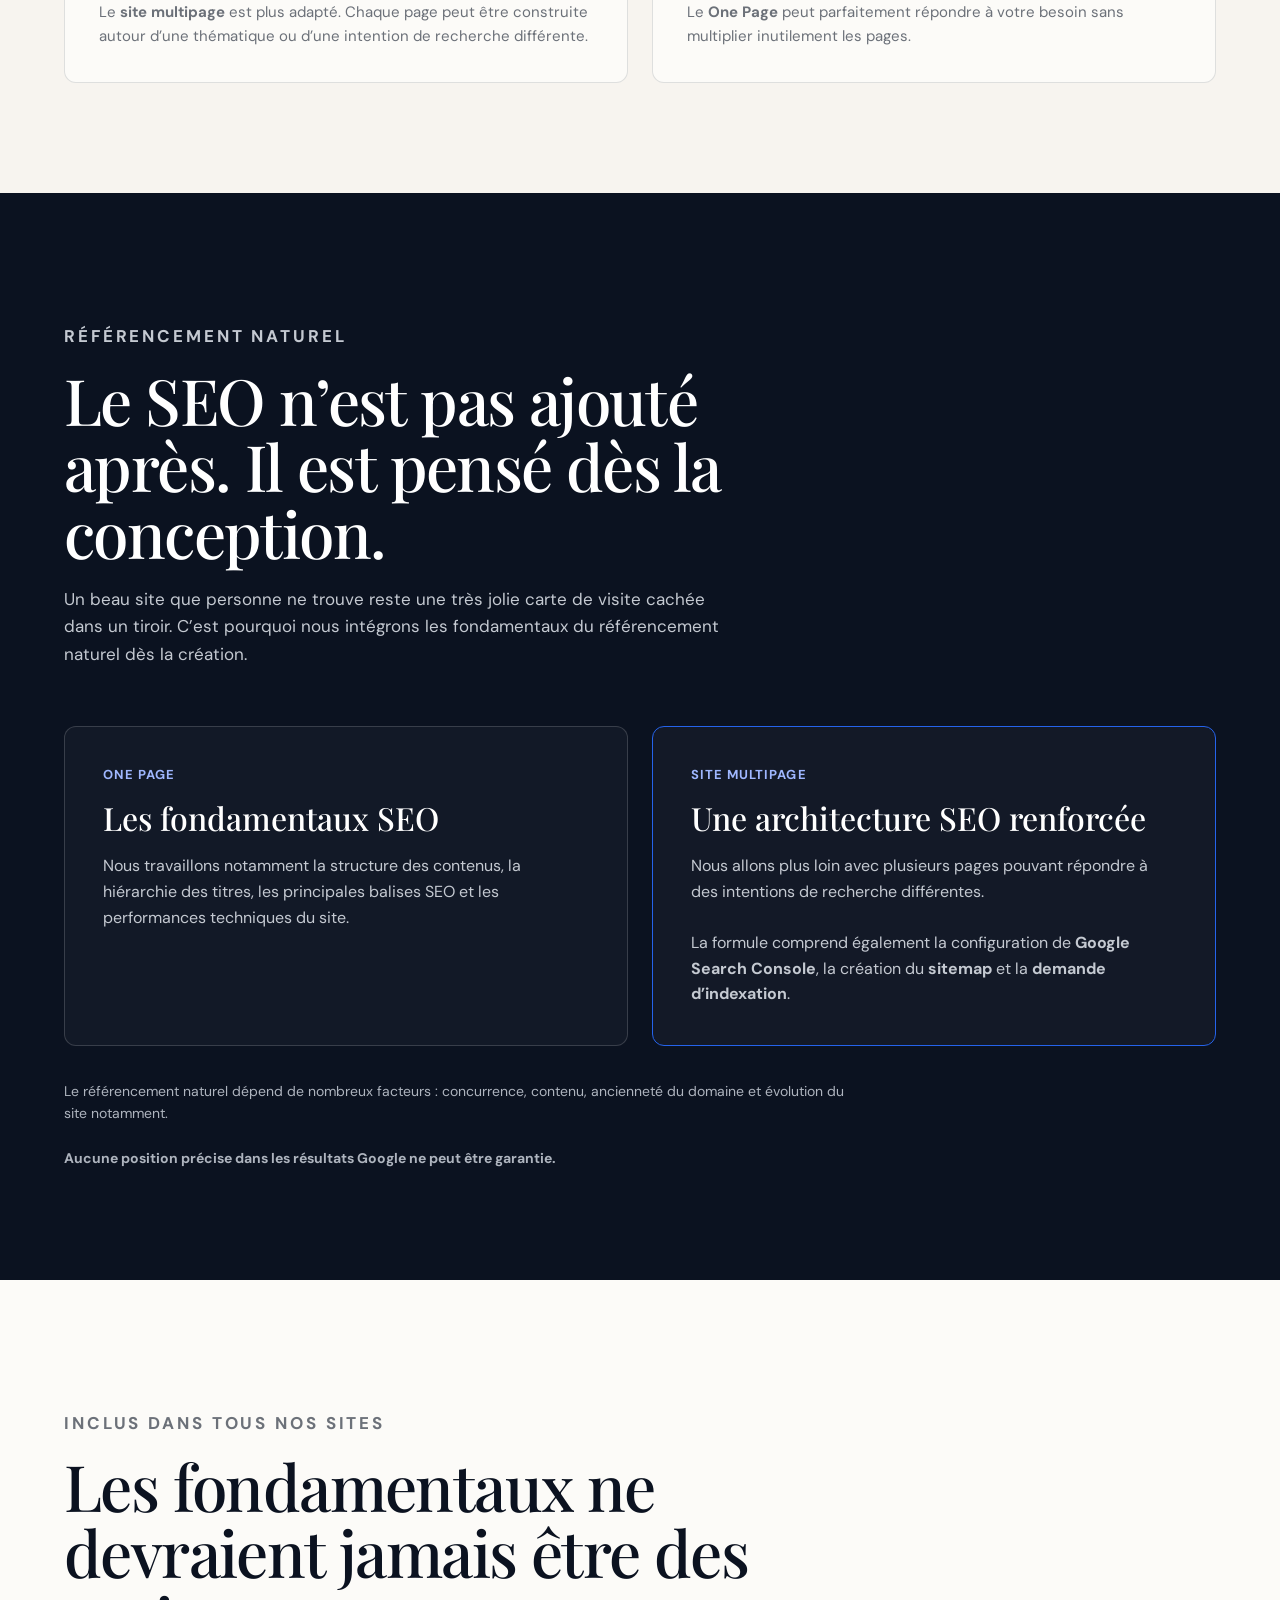
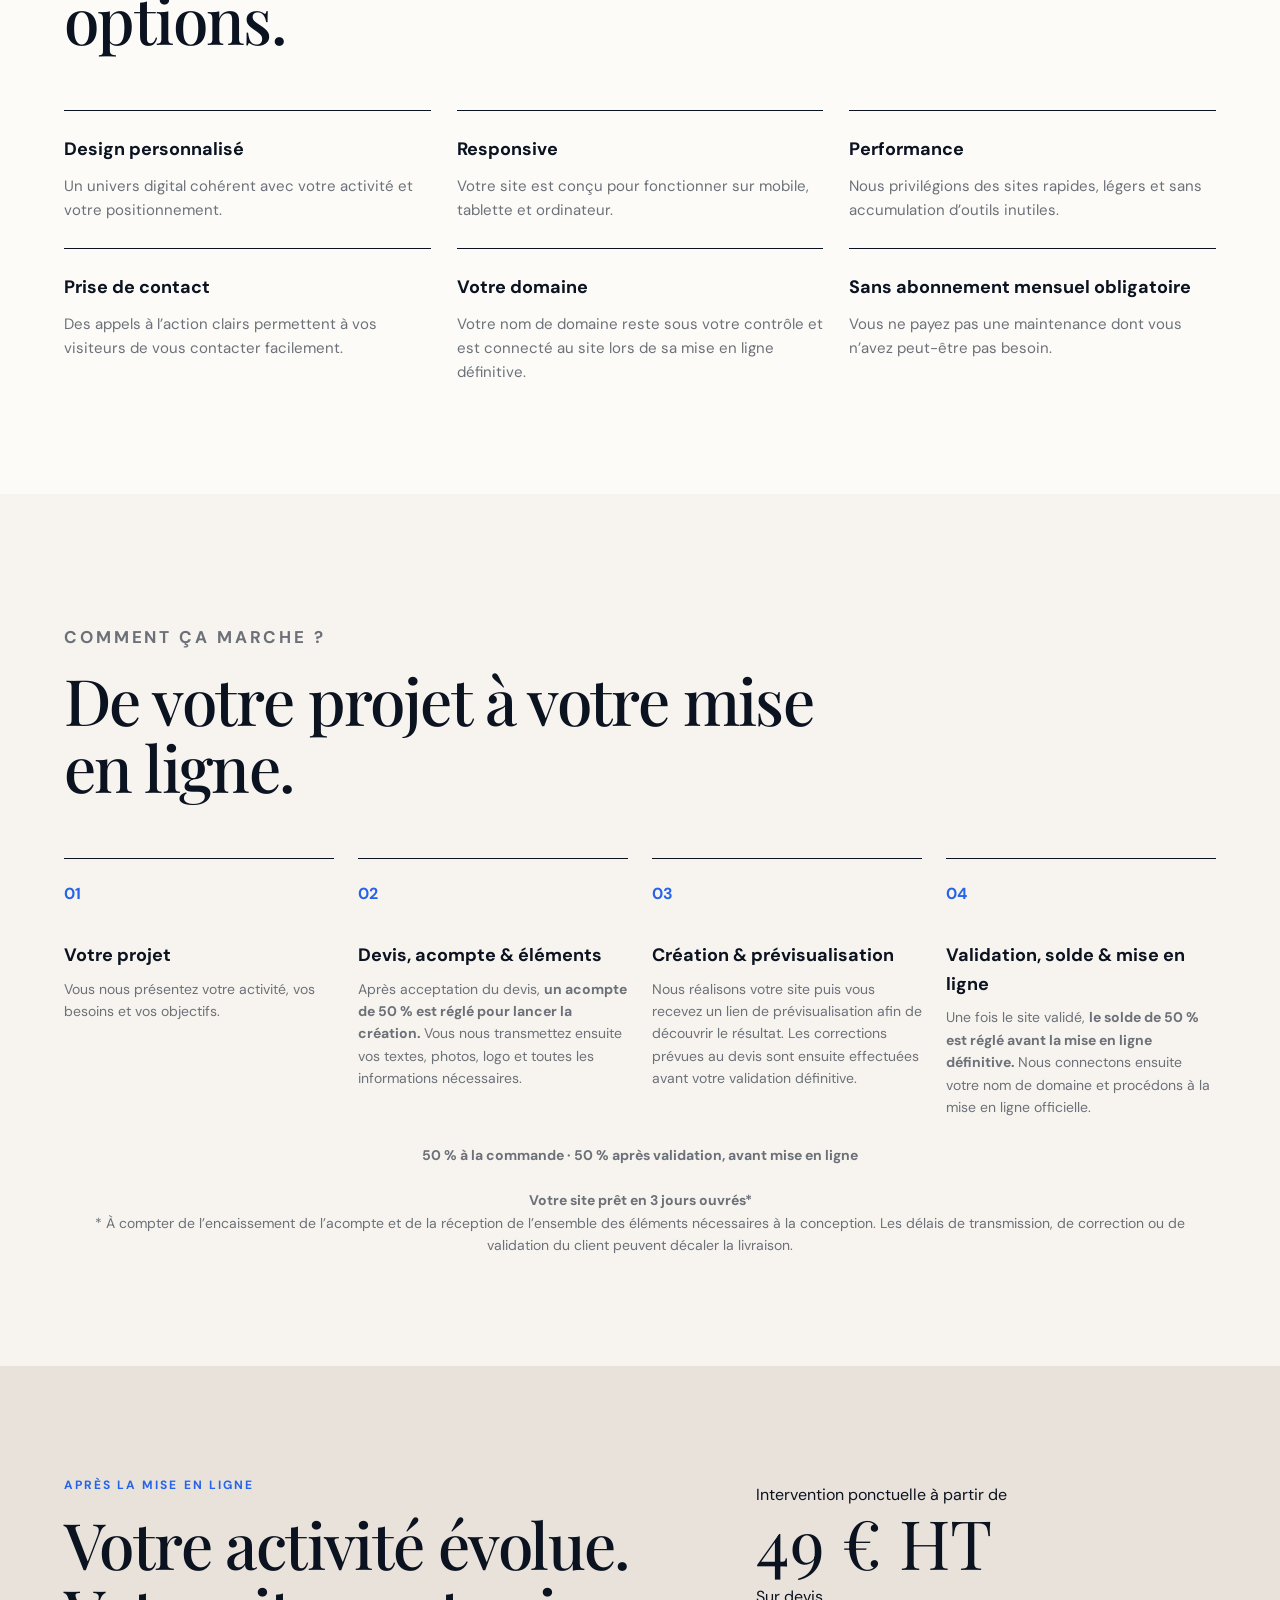
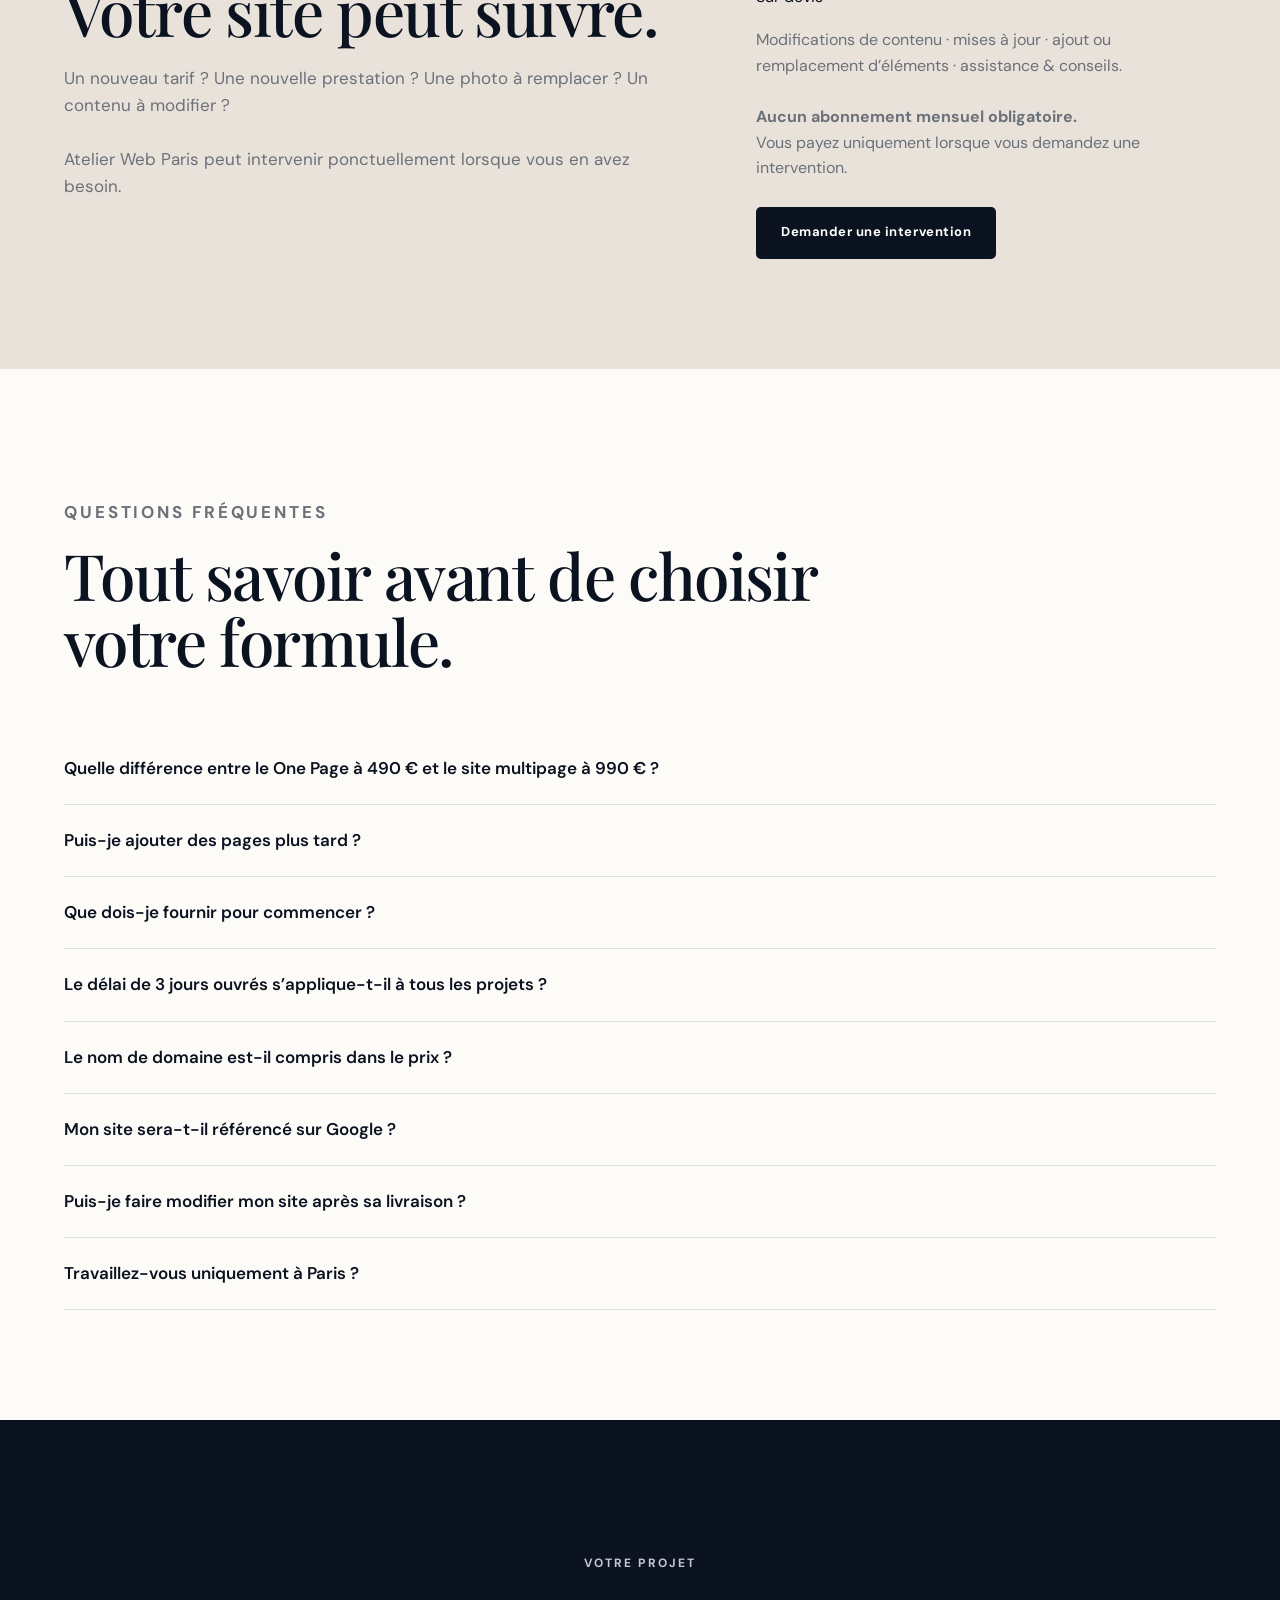
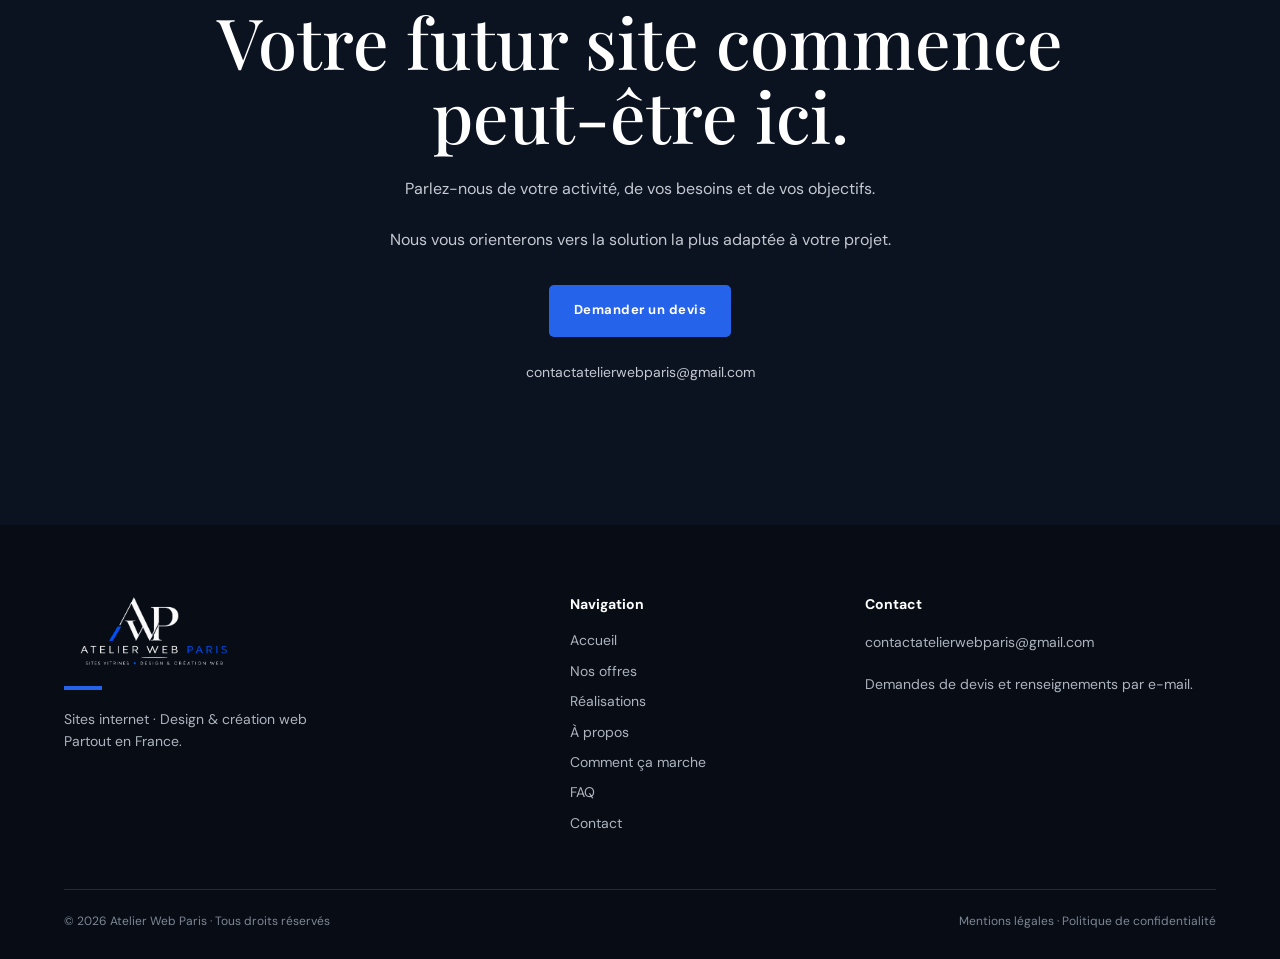
<file: creation-site-internet.html>
<!DOCTYPE html>
<html lang="fr">

<head>

  <meta charset="UTF-8">

  <meta name="viewport"
        content="width=device-width, initial-scale=1.0">

  <title>Création de site internet dès 490 € HT | Atelier Web Paris</title>

  <meta name="description"
        content="Création de site internet professionnel partout en France avec Atelier Web Paris. One Page dès 490 € HT, site multipage dès 990 € HT, SEO, responsive et sans abonnement mensuel obligatoire.">

  <meta name="robots"
        content="index, follow">

  <!-- URL officielle -->
  <link rel="canonical"
        href="https://atelierweb-paris.fr/creation-site-internet.html">

  <!-- Open Graph -->
  <meta property="og:type"
        content="website">

  <meta property="og:title"
        content="Création de site internet dès 490 € HT | Atelier Web Paris">

  <meta property="og:description"
        content="One Page dès 490 € HT, site multipage dès 990 € HT. Création de sites professionnels, responsive et pensés pour Google partout en France.">

  <meta property="og:url"
        content="https://atelierweb-paris.fr/creation-site-internet.html">

  <meta property="og:site_name"
        content="Atelier Web Paris">

  <meta property="og:image"
        content="https://atelierweb-paris.fr/5EE2155D-583D-4C96-B18B-63D8548B5A4E.png">

  <meta property="og:image:alt"
        content="Logo Atelier Web Paris">

  <meta name="theme-color"
        content="#f4efe8">

  <!-- Polices -->
  <link rel="preconnect"
        href="https://fonts.googleapis.com">

  <link rel="preconnect"
        href="https://fonts.gstatic.com"
        crossorigin>

  <link href="https://fonts.googleapis.com/css2?family=DM+Sans:wght@400;500;600;700&family=Playfair+Display:ital,wght@0,500;0,600;1,500&display=swap"
        rel="stylesheet">

  <!-- CSS -->
  <link rel="stylesheet"
        href="style.css">

  <!-- Données structurées de la page -->
  <script type="application/ld+json">
  {
    "@context": "https://schema.org",
    "@type": "WebPage",
    "@id": "https://atelierweb-paris.fr/creation-site-internet.html#webpage",
    "url": "https://atelierweb-paris.fr/creation-site-internet.html",
    "name": "Création de site internet dès 490 € HT | Atelier Web Paris",
    "description": "Création de site internet professionnel partout en France. One Page dès 490 € HT et site multipage dès 990 € HT.",
    "isPartOf": {
      "@id": "https://atelierweb-paris.fr/#website"
    },
    "about": {
      "@id": "https://atelierweb-paris.fr/#organization"
    },
    "inLanguage": "fr-FR"
  }
  </script>

</head>


<body>


<!-- =========================
     HEADER
========================= -->

<header class="site-header">

  <div class="container header-inner">

    <a href="index.html"
       class="logo-link"
       aria-label="Atelier Web Paris - Accueil">

      <img src="5EE2155D-583D-4C96-B18B-63D8548B5A4E.png"
           alt="Logo Atelier Web Paris">

    </a>


    <nav class="main-nav"
         aria-label="Navigation principale">

      <a href="creation-site-internet.html">
        Nos offres
      </a>

      <a href="index.html#realisations">
        Réalisations
      </a>

      <a href="index.html#apropos">
        À propos
      </a>

      <a href="index.html#process">
        Comment ça marche
      </a>

      <a href="index.html#faq">
        FAQ
      </a>

      <a href="index.html#contact">
        Contact
      </a>

    </nav>


    <div class="header-cta">

      <a href="mailto:contactatelierwebparis@gmail.com?subject=Demande%20de%20devis%20Atelier%20Web%20Paris"
         class="btn btn-primary">

        Demander un devis

      </a>

    </div>


    <button class="mobile-menu-btn"
            type="button"
            aria-label="Ouvrir le menu"
            aria-expanded="false">

      ☰

    </button>


    <div class="mobile-menu"
         id="mobileMenu">

      <a href="creation-site-internet.html">
        Nos offres
      </a>

      <a href="index.html#realisations">
        Réalisations
      </a>

      <a href="index.html#apropos">
        À propos
      </a>

      <a href="index.html#process">
        Comment ça marche
      </a>

      <a href="index.html#faq">
        FAQ
      </a>

      <a href="index.html#contact">
        Contact
      </a>

      <a href="mailto:contactatelierwebparis@gmail.com?subject=Demande%20de%20devis%20Atelier%20Web%20Paris"
         class="btn btn-blue mobile-menu-cta">

        Demander un devis

      </a>

    </div>

  </div>

</header>



<main>


<!-- =========================
     HERO OFFRES
========================= -->

<section class="page-hero">

  <div class="container page-hero-inner">

    <p class="eyebrow">
      Création de site internet
    </p>


    <h1>
      Un site clair, élégant
      <span>et pensé pour votre activité.</span>
    </h1>


    <p class="page-hero-description">

      Atelier Web Paris crée des sites internet professionnels
      pour les indépendants, artisans, professions libérales,
      thérapeutes, commerces, associations et petites entreprises.

      <br><br>

      Des sites conçus pour présenter votre activité,
      rassurer vos futurs clients
      et développer votre présence en ligne.

    </p>


    <p class="hero-location">
      Basés à Paris · Projets réalisés partout en France
    </p>


    <div class="hero-actions">

      <a href="mailto:contactatelierwebparis@gmail.com?subject=Demande%20de%20devis%20Atelier%20Web%20Paris"
         class="btn btn-primary">

        Demander un devis

      </a>

    </div>

  </div>

</section>



<!-- =========================
     OFFRES
========================= -->

<section class="section section-light"
         id="offres">

  <div class="container">

    <div class="section-heading">

      <p class="section-kicker">
        Des tarifs clairs
      </p>

      <h2>
        Choisissez le site adapté
        à votre activité.
      </h2>

      <p>

        Pas de formule inutilement compliquée.

        Deux solutions selon votre activité,
        le nombre de prestations à présenter
        et vos objectifs de visibilité.

      </p>

    </div>



    <div class="offer-grid">


      <!-- ONE PAGE -->

      <article class="offer-card">

        <p class="offer-label">
          One Page
        </p>


        <div class="offer-price">

          490 €

          <small>
            HT
          </small>

        </div>


        <p>

          Un site internet complet sur une seule page,
          idéal pour présenter efficacement votre activité
          et faciliter la prise de contact.

        </p>


        <ul class="offer-list">

          <li>
            Site internet One Page
          </li>

          <li>
            Design personnalisé
          </li>

          <li>
            Compatible mobile, tablette & ordinateur
          </li>

          <li>
            Présentation de votre activité et de vos prestations
          </li>

          <li>
            Appels à l’action et prise de contact
          </li>

          <li>
            Fondamentaux SEO on-page
          </li>

          <li>
            Titres et balises structurés pour Google
          </li>

          <li>
            Optimisation des performances
          </li>

          <li>
            Aucun abonnement mensuel obligatoire
          </li>

        </ul>


        <a href="mailto:contactatelierwebparis@gmail.com?subject=Demande%20de%20devis%20-%20One%20Page%20490"
           class="btn btn-primary">

          Demander un devis

        </a>

      </article>



      <!-- MULTIPAGE -->

      <article class="offer-card featured">

        <p class="offer-label">
          Site multipage
        </p>


        <div class="offer-price">

          990 €

          <small>
            HT · à partir de
          </small>

        </div>


        <p>

          Une présence digitale plus complète
          pour présenter plusieurs prestations
          et développer davantage votre visibilité sur Google.

        </p>


        <ul class="offer-list">

          <li>
            Une page d’accueil
          </li>

          <li>
            2 à 4 pages dédiées
          </li>

          <li>
            Design personnalisé premium
          </li>

          <li>
            Compatible mobile, tablette & ordinateur
          </li>

          <li>
            Architecture SEO renforcée
          </li>

          <li>
            Pages pensées autour d’intentions de recherche distinctes
          </li>

          <li>
            Référencement local optimisé lorsque pertinent
          </li>

          <li>
            Google Search Console
          </li>

          <li>
            Sitemap
          </li>

          <li>
            Demande d’indexation
          </li>

          <li>
            Aucun abonnement mensuel obligatoire
          </li>

        </ul>


        <a href="mailto:contactatelierwebparis@gmail.com?subject=Demande%20de%20devis%20-%20Site%20multipage%20990"
           class="btn btn-blue">

          Demander un devis

        </a>

      </article>


    </div>


    <p class="offer-extra">

      Besoin d’aller plus loin ?

      <strong>
        Page supplémentaire : 149 € HT.
      </strong>

      <br>

      Chaque projet fait l’objet
      d’un devis détaillé
      avant le démarrage de la conception.

    </p>

  </div>

</section>



<!-- =========================
     QUELLE FORMULE CHOISIR
========================= -->

<section class="section">

  <div class="container">

    <div class="section-heading">

      <p class="section-kicker">
        Quelle formule choisir ?
      </p>

      <h2>
        Votre site doit correspondre
        à votre activité. Pas l’inverse.
      </h2>

    </div>



    <div class="choice-grid">


      <article class="choice-card">

        <p class="choice-number">
          01
        </p>

        <h3>
          Vous avez une activité simple
          ou une offre principale ?
        </h3>

        <p>

          Le <strong>One Page à 490 € HT</strong>
          permet de réunir l’essentiel
          sur une seule page :

          votre activité,
          vos prestations,
          votre univers
          et vos informations de contact.

        </p>

      </article>



      <article class="choice-card">

        <p class="choice-number">
          02
        </p>

        <h3>
          Vous proposez plusieurs prestations ?
        </h3>

        <p>

          Le <strong>site multipage
          à partir de 990 € HT</strong>
          permet de consacrer différentes pages
          à vos services
          et d’offrir une navigation
          plus structurée à vos visiteurs.

        </p>

      </article>



      <article class="choice-card">

        <p class="choice-number">
          03
        </p>

        <h3>
          Vous souhaitez développer votre visibilité
          sur plusieurs recherches Google ?
        </h3>

        <p>

          Le <strong>site multipage</strong>
          est plus adapté.

          Chaque page peut être construite
          autour d’une thématique
          ou d’une intention de recherche différente.

        </p>

      </article>



      <article class="choice-card">

        <p class="choice-number">
          04
        </p>

        <h3>
          Vous souhaitez surtout une présence
          professionnelle, claire et efficace ?
        </h3>

        <p>

          Le <strong>One Page</strong>
          peut parfaitement répondre
          à votre besoin
          sans multiplier inutilement les pages.

        </p>

      </article>


    </div>

  </div>

</section>



<!-- =========================
     SEO
========================= -->

<section class="section section-dark">

  <div class="container">

    <div class="section-heading">

      <p class="section-kicker">
        Référencement naturel
      </p>

      <h2>
        Le SEO n’est pas ajouté après.
        Il est pensé dès la conception.
      </h2>

      <p>

        Un beau site que personne ne trouve
        reste une très jolie carte de visite
        cachée dans un tiroir.

        C’est pourquoi nous intégrons
        les fondamentaux du référencement naturel
        dès la création.

      </p>

    </div>



    <div class="seo-comparison">


      <article class="seo-card">

        <p class="offer-label">
          One Page
        </p>

        <h3>
          Les fondamentaux SEO
        </h3>

        <p>

          Nous travaillons notamment
          la structure des contenus,
          la hiérarchie des titres,
          les principales balises SEO
          et les performances techniques du site.

        </p>

      </article>



      <article class="seo-card featured">

        <p class="offer-label">
          Site multipage
        </p>

        <h3>
          Une architecture SEO renforcée
        </h3>

        <p>

          Nous allons plus loin
          avec plusieurs pages pouvant répondre
          à des intentions de recherche différentes.

          <br><br>

          La formule comprend également
          la configuration de
          <strong>Google Search Console</strong>,
          la création du <strong>sitemap</strong>
          et la <strong>demande d’indexation</strong>.

        </p>

      </article>


    </div>


    <p class="seo-disclaimer">

      Le référencement naturel dépend de nombreux facteurs :
      concurrence, contenu, ancienneté du domaine
      et évolution du site notamment.

      <br><br>

      <strong>
        Aucune position précise
        dans les résultats Google
        ne peut être garantie.
      </strong>

    </p>

  </div>

</section>



<!-- =========================
     INCLUS DANS TOUS NOS SITES
========================= -->

<section class="section section-light">

  <div class="container">

    <div class="section-heading">

      <p class="section-kicker">
        Inclus dans tous nos sites
      </p>

      <h2>
        Les fondamentaux
        ne devraient jamais être des options.
      </h2>

    </div>



    <div class="included-grid">


      <article class="feature-card">

        <h3>
          Design personnalisé
        </h3>

        <p>

          Un univers digital cohérent
          avec votre activité
          et votre positionnement.

        </p>

      </article>



      <article class="feature-card">

        <h3>
          Responsive
        </h3>

        <p>

          Votre site est conçu
          pour fonctionner sur mobile,
          tablette et ordinateur.

        </p>

      </article>



      <article class="feature-card">

        <h3>
          Performance
        </h3>

        <p>

          Nous privilégions des sites rapides,
          légers et sans accumulation
          d’outils inutiles.

        </p>

      </article>



      <article class="feature-card">

        <h3>
          Prise de contact
        </h3>

        <p>

          Des appels à l’action clairs
          permettent à vos visiteurs
          de vous contacter facilement.

        </p>

      </article>



      <article class="feature-card">

        <h3>
          Votre domaine
        </h3>

        <p>

          Votre nom de domaine
          reste sous votre contrôle
          et est connecté au site
          lors de sa mise en ligne définitive.

        </p>

      </article>



      <article class="feature-card">

        <h3>
          Sans abonnement mensuel obligatoire
        </h3>

        <p>

          Vous ne payez pas
          une maintenance
          dont vous n’avez peut-être pas besoin.

        </p>

      </article>


    </div>

  </div>

</section>



<!-- =========================
     PROCESS
========================= -->

<section class="section"
         id="process-offres">

  <div class="container">

    <div class="section-heading">

      <p class="section-kicker">
        Comment ça marche ?
      </p>

      <h2>
        De votre projet
        à votre mise en ligne.
      </h2>

    </div>



    <div class="steps-grid">


      <article class="step-card">

        <div class="step-number">
          01
        </div>

        <h3>
          Votre projet
        </h3>

        <p>

          Vous nous présentez votre activité,
          vos besoins
          et vos objectifs.

        </p>

      </article>



      <article class="step-card">

        <div class="step-number">
          02
        </div>

        <h3>
          Devis, acompte & éléments
        </h3>

        <p>

          Après acceptation du devis,

          <strong>
            un acompte de 50 % est réglé
            pour lancer la création.
          </strong>

          Vous nous transmettez ensuite
          vos textes, photos, logo
          et toutes les informations nécessaires.

        </p>

      </article>



      <article class="step-card">

        <div class="step-number">
          03
        </div>

        <h3>
          Création & prévisualisation
        </h3>

        <p>

          Nous réalisons votre site
          puis vous recevez
          un lien de prévisualisation
          afin de découvrir le résultat.

          Les corrections prévues au devis
          sont ensuite effectuées
          avant votre validation définitive.

        </p>

      </article>



      <article class="step-card">

        <div class="step-number">
          04
        </div>

        <h3>
          Validation, solde & mise en ligne
        </h3>

        <p>

          Une fois le site validé,

          <strong>
            le solde de 50 % est réglé
            avant la mise en ligne définitive.
          </strong>

          Nous connectons ensuite
          votre nom de domaine
          et procédons à la mise en ligne officielle.

        </p>

      </article>


    </div>


    <p class="offer-extra">

      <strong>
        50 % à la commande ·
        50 % après validation, avant mise en ligne
      </strong>

      <br><br>

      <strong>
        Votre site prêt en 3 jours ouvrés*
      </strong>

      <br>

      * À compter de l’encaissement de l’acompte
      et de la réception de l’ensemble
      des éléments nécessaires à la conception.

      Les délais de transmission,
      de correction ou de validation du client
      peuvent décaler la livraison.

    </p>

  </div>

</section>



<!-- =========================
     APRÈS MISE EN LIGNE
========================= -->

<section class="section section-greige">

  <div class="container maintenance-grid">


    <div>

      <p class="section-kicker">
        Après la mise en ligne
      </p>


      <div class="section-heading">

        <h2>
          Votre activité évolue.
          Votre site peut suivre.
        </h2>

        <p>

          Un nouveau tarif ?
          Une nouvelle prestation ?
          Une photo à remplacer ?
          Un contenu à modifier ?

          <br><br>

          Atelier Web Paris peut intervenir
          ponctuellement
          lorsque vous en avez besoin.

        </p>

      </div>

    </div>



    <div>

      <p>
        Intervention ponctuelle à partir de
      </p>


      <div class="maintenance-price">

        49 € HT

      </div>


      <p>
        Sur devis
      </p>


      <p class="maintenance-note">

        Modifications de contenu ·
        mises à jour ·
        ajout ou remplacement d’éléments ·
        assistance & conseils.

        <br><br>

        <strong>
          Aucun abonnement mensuel obligatoire.
        </strong>

        <br>

        Vous payez uniquement
        lorsque vous demandez une intervention.

      </p>


      <br>


      <a href="mailto:contactatelierwebparis@gmail.com?subject=Demande%20de%20modification%20de%20site"
         class="btn btn-primary">

        Demander une intervention

      </a>

    </div>

  </div>

</section>



<!-- =========================
     FAQ OFFRES
========================= -->

<section class="section section-light"
         id="faq-offres">

  <div class="container">

    <div class="section-heading">

      <p class="section-kicker">
        Questions fréquentes
      </p>

      <h2>
        Tout savoir avant
        de choisir votre formule.
      </h2>

    </div>



    <div class="faq-list">


      <details class="faq-item">

        <summary>
          Quelle différence entre le One Page à 490 €
          et le site multipage à 990 € ?
        </summary>

        <p>

          Le One Page rassemble votre activité
          et vos prestations sur une seule page.

          Il convient particulièrement
          aux professionnels qui souhaitent
          une présence en ligne simple,
          claire et efficace.

          <br><br>

          Le site multipage permet
          de développer plusieurs pages dédiées
          à vos prestations
          et une architecture SEO plus approfondie.

        </p>

      </details>



      <details class="faq-item">

        <summary>
          Puis-je ajouter des pages plus tard ?
        </summary>

        <p>

          Oui.

          Votre site peut évoluer
          avec votre activité.

          <br><br>

          Une page supplémentaire
          est proposée à partir de
          <strong>149 € HT</strong>,
          selon le contenu
          et les besoins du projet.

        </p>

      </details>



      <details class="faq-item">

        <summary>
          Que dois-je fournir pour commencer ?
        </summary>

        <p>

          Nous avons notamment besoin
          de vos textes,
          de vos photos,
          de votre logo si vous en possédez un,
          de vos coordonnées
          et des informations nécessaires
          à la présentation de votre activité.

          <br><br>

          La création débute lorsque
          le devis est accepté,
          l’acompte encaissé
          et les éléments nécessaires reçus.

        </p>

      </details>



      <details class="faq-item">

        <summary>
          Le délai de 3 jours ouvrés
          s’applique-t-il à tous les projets ?
        </summary>

        <p>

          Il concerne les projets éligibles
          et commence après encaissement
          de l’acompte
          et réception de l’ensemble
          des éléments nécessaires.

          <br><br>

          Le délai applicable à votre projet
          est précisé dans votre devis.

        </p>

      </details>



      <details class="faq-item">

        <summary>
          Le nom de domaine est-il compris dans le prix ?
        </summary>

        <p>

          Le choix,
          l’achat
          ou le renouvellement
          du nom de domaine
          dépend du projet
          et doit être précisé dans le devis.

          <br><br>

          Le domaine définitif
          est connecté lors de la mise en ligne,
          après règlement intégral
          de la prestation.

        </p>

      </details>



      <details class="faq-item">

        <summary>
          Mon site sera-t-il référencé sur Google ?
        </summary>

        <p>

          Les fondamentaux
          du référencement naturel
          sont intégrés dès la conception.

          <br><br>

          La formule multipage
          permet d’aller plus loin
          avec plusieurs pages,
          Google Search Console,
          un sitemap
          et une demande d’indexation.

          <br><br>

          En revanche,
          aucune position précise
          dans Google
          ne peut être garantie.

        </p>

      </details>



      <details class="faq-item">

        <summary>
          Puis-je faire modifier mon site
          après sa livraison ?
        </summary>

        <p>

          Oui.

          Les interventions ponctuelles
          débutent à
          <strong>49 € HT sur devis</strong>,
          sans abonnement mensuel obligatoire.

        </p>

      </details>



      <details class="faq-item">

        <summary>
          Travaillez-vous uniquement à Paris ?
        </summary>

        <p>

          Non.

          Atelier Web Paris travaille
          à distance
          avec des professionnels
          partout en France.

        </p>

      </details>


    </div>

  </div>

</section>



<!-- =========================
     CTA FINAL
========================= -->

<section class="section section-dark"
         id="contact-offres">

  <div class="container final-cta">

    <p class="section-kicker">
      Votre projet
    </p>


    <h2>
      Votre futur site
      commence peut-être ici.
    </h2>


    <p>

      Parlez-nous de votre activité,
      de vos besoins
      et de vos objectifs.

      <br><br>

      Nous vous orienterons
      vers la solution
      la plus adaptée à votre projet.

    </p>


    <a href="mailto:contactatelierwebparis@gmail.com?subject=Demande%20de%20devis%20Atelier%20Web%20Paris"
       class="btn btn-blue">

      Demander un devis

    </a>


    <p class="contact-email">

      contactatelierwebparis@gmail.com

    </p>

  </div>

</section>


</main>



<!-- =========================
     FOOTER
========================= -->

<footer class="site-footer">

  <div class="container">


    <div class="footer-grid">


      <div>

        <div class="footer-logo">

          <img src="8D0D1E15-C374-49EA-8F51-07304C2C9C2E.png"
               alt="Logo Atelier Web Paris blanc et bleu">

        </div>


        <div class="footer-blue-line"></div>


        <p class="footer-brand-text">

          Sites internet · Design & création web

          <br>

          Partout en France.

        </p>

      </div>



      <div>

        <h3 class="footer-title">
          Navigation
        </h3>


        <div class="footer-links">

          <a href="index.html">
            Accueil
          </a>

          <a href="creation-site-internet.html">
            Nos offres
          </a>

          <a href="index.html#realisations">
            Réalisations
          </a>

          <a href="index.html#apropos">
            À propos
          </a>

          <a href="index.html#process">
            Comment ça marche
          </a>

          <a href="index.html#faq">
            FAQ
          </a>

          <a href="index.html#contact">
            Contact
          </a>

        </div>

      </div>



      <div class="footer-contact">

        <h3 class="footer-title">
          Contact
        </h3>


        <a href="mailto:contactatelierwebparis@gmail.com">

          contactatelierwebparis@gmail.com

        </a>


        <p class="footer-brand-text">

          Demandes de devis
          et renseignements par e-mail.

        </p>

      </div>


    </div>



    <div class="footer-bottom">

      <span>

        © 2026 Atelier Web Paris · Tous droits réservés

      </span>


      <span>

        Mentions légales · Politique de confidentialité

      </span>

    </div>


  </div>

</footer>



<script>

  const menuButton =
    document.querySelector('.mobile-menu-btn');

  const mobileMenu =
    document.getElementById('mobileMenu');


  menuButton.addEventListener('click', () => {

    const isOpen =
      mobileMenu.classList.toggle('open');

    menuButton.setAttribute(
      'aria-expanded',
      isOpen
    );

    menuButton.textContent =
      isOpen ? '×' : '☰';

  });


  mobileMenu.querySelectorAll('a').forEach(link => {

    link.addEventListener('click', () => {

      mobileMenu.classList.remove('open');

      menuButton.setAttribute(
        'aria-expanded',
        'false'
      );

      menuButton.textContent = '☰';

    });

  });

</script>


</body>

</html>
</file>
<file: style.css>
:root{
  --ivory:#F7F4EF;
  --offwhite:#FCFBF8;
  --navy:#0B1220;
  --blue:#2563EB;
  --greige:#E8E2DA;
  --muted:#6C7179;
  --white:#FFFFFF;
  --border:rgba(11,18,32,.12);
  --shadow:0 18px 50px rgba(11,18,32,.08);
}

*{
  margin:0;
  padding:0;
  box-sizing:border-box;
}

html{
  scroll-behavior:smooth;
}

body{
  font-family:"DM Sans", Arial, sans-serif;
  background:var(--ivory);
  color:var(--navy);
  line-height:1.6;
}

img{
  display:block;
  max-width:100%;
}

a{
  color:inherit;
  text-decoration:none;
}

button,
input,
textarea,
select{
  font:inherit;
}

.container{
  width:min(1180px, 90%);
  margin:0 auto;
}

/* =========================
   HEADER
========================= */

.site-header{
  position:fixed;
  top:0;
  left:0;
  width:100%;
  z-index:1000;
  background:rgba(247,244,239,.92);
  backdrop-filter:blur(16px);
  -webkit-backdrop-filter:blur(16px);
  border-bottom:1px solid rgba(11,18,32,.08);
}

.header-inner{
  min-height:88px;
  display:flex;
  align-items:center;
  justify-content:space-between;
  gap:28px;
}

.logo-link{
  display:flex;
  align-items:center;
  flex-shrink:0;
}

.logo-link img{
  width:190px;
  height:auto;
}

.main-nav{
  display:flex;
  align-items:center;
  gap:30px;
  font-size:14px;
  font-weight:600;
}

.main-nav a{
  position:relative;
  transition:.2s ease;
}

.main-nav a::after{
  content:"";
  position:absolute;
  left:0;
  bottom:-7px;
  width:0;
  height:2px;
  background:var(--blue);
  transition:.25s ease;
}

.main-nav a:hover{
  color:var(--blue);
}

.main-nav a:hover::after{
  width:100%;
}

.header-cta{
  flex-shrink:0;
}

.mobile-menu-btn{
  display:none;
  border:0;
  background:transparent;
  color:var(--navy);
  font-size:28px;
  cursor:pointer;
}

/* =========================
   BUTTONS
========================= */

.btn{
  display:inline-flex;
  align-items:center;
  justify-content:center;
  min-height:52px;
  padding:0 24px;
  border-radius:5px;
  font-size:13px;
  font-weight:700;
  letter-spacing:.04em;
  transition:.25s ease;
  border:1px solid transparent;
}

.btn-primary{
  background:var(--navy);
  color:var(--white);
}

.btn-primary:hover{
  background:var(--blue);
}

.btn-secondary{
  border-color:var(--navy);
  background:transparent;
  color:var(--navy);
}

.btn-secondary:hover{
  background:var(--navy);
  color:var(--white);
}

.btn-blue{
  background:var(--blue);
  color:var(--white);
}

.btn-blue:hover{
  filter:brightness(.95);
}

/* =========================
   HERO
========================= */

.hero{
  min-height:760px;
  position:relative;
  display:flex;
  align-items:center;
  padding-top:88px;
  overflow:hidden;
  background:
    linear-gradient(
      90deg,
      rgba(247,244,239,.98) 0%,
      rgba(247,244,239,.94) 32%,
      rgba(247,244,239,.58) 50%,
      rgba(247,244,239,.12) 72%,
      rgba(247,244,239,0) 100%
    ),
    url("1EF7CF6C-FEFC-48D4-9892-47C7A5A7803F.png") center right / cover no-repeat;
}

.hero::after{
  content:"";
  position:absolute;
  inset:0;
  background:linear-gradient(
    180deg,
    rgba(11,18,32,.01),
    rgba(11,18,32,.03)
  );
  pointer-events:none;
}

.hero-inner{
  position:relative;
  z-index:2;
  width:min(1180px, 90%);
  margin:0 auto;
}

.hero-content{
  width:min(620px, 100%);
  padding:90px 0 85px;
}

.eyebrow{
  display:flex;
  align-items:center;
  gap:12px;
  font-size:12px;
  font-weight:700;
  letter-spacing:.17em;
  text-transform:uppercase;
  color:var(--blue);
  margin-bottom:24px;
}

.eyebrow::before{
  content:"";
  width:38px;
  height:2px;
  background:var(--blue);
}

.hero h1{
  font-family:"Playfair Display", Georgia, serif;
  font-size:clamp(54px,6.3vw,88px);
  line-height:.98;
  font-weight:500;
  letter-spacing:-.035em;
  max-width:760px;
}

.hero h1 span{
  display:block;
  color:var(--blue);
  font-style:italic;
}

.hero-description{
  max-width:590px;
  margin-top:30px;
  font-size:18px;
  color:#343A43;
}

.hero-actions{
  display:flex;
  flex-wrap:wrap;
  gap:14px;
  margin-top:34px;
}



/* =========================
   TRUST BAR
========================= */

.trust-bar{
  background:var(--offwhite);
  border-top:1px solid var(--border);
  border-bottom:1px solid var(--border);
}

.trust-grid{
  display:grid;
  grid-template-columns:repeat(4,1fr);
}

.trust-item{
  padding:26px 28px;
  border-right:1px solid var(--border);
}

.trust-item:last-child{
  border-right:0;
}

.trust-item strong{
  display:block;
  font-size:13px;
  letter-spacing:.04em;
  margin-bottom:3px;
}

.trust-item span{
  color:var(--muted);
  font-size:13px;
}

/* =========================
   GLOBAL SECTIONS
========================= */

.section{
  padding:110px 0;
}

.section-light{
  background:var(--offwhite);
}

.section-greige{
  background:var(--greige);
}

.section-dark{
  background:var(--navy);
  color:var(--white);
}

.section-heading{
  max-width:780px;
  margin-bottom:58px;
}

.section-kicker{
  color:var(--blue);
  font-size:12px;
  font-weight:700;
  text-transform:uppercase;
  letter-spacing:.17em;
  margin-bottom:16px;
}

.section-heading h2{
  font-family:"Playfair Display", Georgia, serif;
  font-size:clamp(42px,5vw,66px);
  line-height:1.04;
  font-weight:500;
  letter-spacing:-.025em;
}

.section-heading p{
  margin-top:20px;
  max-width:680px;
  color:var(--muted);
  font-size:17px;
}

.section-dark .section-heading p{
  color:#C4C9D1;
}

/* =========================
   OFFERS
========================= */

.offer-grid{
  display:grid;
  grid-template-columns:repeat(2,1fr);
  gap:24px;
}

.offer-card{
  background:var(--white);
  border:1px solid var(--border);
  border-radius:12px;
  padding:44px;
  box-shadow:0 8px 28px rgba(11,18,32,.03);
}

.offer-card.featured{
  border-color:var(--blue);
}

.offer-label{
  font-size:13px;
  font-weight:700;
  text-transform:uppercase;
  letter-spacing:.08em;
}

.offer-price{
  font-family:"Playfair Display", Georgia, serif;
  font-size:62px;
  line-height:1;
  margin:16px 0 20px;
}

.offer-price small{
  font-family:"DM Sans", Arial, sans-serif;
  font-size:13px;
  font-weight:600;
}

.offer-card > p{
  color:var(--muted);
}

.offer-list{
  list-style:none;
  margin:28px 0 34px;
}

.offer-list li{
  padding:11px 0;
  border-bottom:1px solid rgba(11,18,32,.08);
}

.offer-extra{
  margin-top:26px;
  text-align:center;
  color:var(--muted);
  font-size:14px;
}

/* =========================
   WHY
========================= */

.features-grid{
  display:grid;
  grid-template-columns:repeat(3,1fr);
  gap:26px;
}

.feature-card{
  border-top:1px solid var(--navy);
  padding-top:24px;
}

.feature-card h3{
  font-size:18px;
  margin-bottom:10px;
}

.feature-card p{
  color:var(--muted);
  font-size:15px;
}

/* =========================
   PROJECT
========================= */

.project-grid{
  display:grid;
  grid-template-columns:1.1fr .9fr;
  gap:70px;
  align-items:center;
}

.project-visual{
  border-radius:14px;
  overflow:hidden;
  background:var(--offwhite);
  min-height:420px;
  box-shadow:var(--shadow);
}

.project-visual img{
  width:100%;
  height:100%;
  object-fit:cover;
  display:block;
}

.project-copy h2{
  font-family:"Playfair Display", Georgia, serif;
  font-size:clamp(44px,4.8vw,64px);
  line-height:1.04;
  font-weight:500;
}

.project-copy p{
  color:#C4C9D1;
  margin:24px 0 30px;
}




/* =========================
   AVIS CLIENTS / CARROUSEL
========================= */

.section-reviews {
  overflow: hidden;
}

.reviews-carousel {
  position: relative;
  width: 100%;
  max-width: 880px;
  margin: 48px auto 0;
  overflow: hidden;
}

.reviews-track {
  display: flex;
  width: 100%;
  transition: transform 0.55s ease;
  will-change: transform;
}

.reviews-slide {
  flex: 0 0 100%;
  width: 100%;
  min-width: 100%;
}

.review-card {
  background: #ffffff;
  border: 1px solid rgba(13, 20, 36, 0.08);
  padding: 42px 46px;
  box-shadow: 0 18px 45px rgba(13, 20, 36, 0.06);
}

.review-stars {
  margin-bottom: 24px;
  color: #0d1424;
  font-size: 1rem;
  letter-spacing: 0.16em;
}

.review-card blockquote {
  margin: 0 0 34px;
  font-family: "Playfair Display", Georgia, serif;
  font-size: clamp(1.35rem, 2.2vw, 1.8rem);
  font-weight: 500;
  line-height: 1.55;
  color: #0d1424;
}

.review-author {
  display: flex;
  flex-direction: column;
  gap: 4px;
  padding-top: 20px;
  border-top: 1px solid rgba(13, 20, 36, 0.08);
}

.review-author strong {
  font-size: 1rem;
  font-weight: 700;
  color: #0d1424;
}

.review-author span {
  font-size: 0.9rem;
  color: #687080;
}


/* NAVIGATION */

.reviews-controls {
  display: flex;
  align-items: center;
  justify-content: center;
  gap: 18px;
  margin-top: 28px;
}

.reviews-arrow {
  display: flex;
  align-items: center;
  justify-content: center;
  width: 44px;
  height: 44px;
  padding: 0;
  border: 1px solid rgba(13, 20, 36, 0.16);
  background: transparent;
  color: #0d1424;
  font-size: 1.7rem;
  line-height: 1;
  cursor: pointer;
  transition: 0.25s ease;
}

.reviews-arrow:hover {
  background: #0d1424;
  color: #ffffff;
}

.reviews-dots {
  display: flex;
  align-items: center;
  justify-content: center;
  gap: 8px;
}

.review-dot {
  width: 8px;
  height: 8px;
  padding: 0;
  border: 0;
  border-radius: 50%;
  background: rgba(13, 20, 36, 0.22);
  cursor: pointer;
  transition: 0.25s ease;
}

.review-dot.active {
  width: 22px;
  border-radius: 999px;
  background: #0d1424;
}


/* =========================
   AVIS CLIENTS - MOBILE
========================= */

@media (max-width: 768px) {

  .reviews-carousel {
    margin-top: 34px;
  }

  .review-card {
    padding: 30px 24px;
  }

  .review-stars {
    margin-bottom: 20px;
    font-size: 0.95rem;
  }

  .review-card blockquote {
    margin-bottom: 28px;
    font-size: 1.18rem;
    line-height: 1.55;
  }

  .review-author {
    padding-top: 18px;
  }

  .reviews-controls {
    margin-top: 22px;
    gap: 14px;
  }

  .reviews-arrow {
    width: 40px;
    height: 40px;
  }

}



/* =========================
   PROCESS
========================= */

.steps-grid{
  display:grid;
  grid-template-columns:repeat(4,1fr);
  gap:24px;
}

.step-card{
  border-top:1px solid var(--navy);
  padding-top:22px;
}

.step-number{
  color:var(--blue);
  font-weight:700;
  margin-bottom:34px;
}

.step-card h3{
  font-size:18px;
  margin-bottom:8px;
}

.step-card p{
  color:var(--muted);
  font-size:14px;
}

/* =========================
   MAINTENANCE
========================= */

.maintenance-grid{
  display:grid;
  grid-template-columns:1.15fr .85fr;
  gap:70px;
  align-items:end;
}

.maintenance-price{
  font-family:"Playfair Display", Georgia, serif;
  font-size:68px;
  line-height:1;
  margin-bottom:8px;
}

.maintenance-note{
  color:var(--muted);
  margin-top:18px;
}

/* =========================
   REFERRAL
========================= */

.referral-box{
  max-width:900px;
  margin:0 auto;
  text-align:center;
  background:var(--offwhite);
  border:1px solid var(--border);
  border-radius:14px;
  padding:72px 7%;
}

.referral-box h2{
  font-family:"Playfair Display", Georgia, serif;
  font-size:clamp(40px,5vw,62px);
  font-weight:500;
}

.referral-percent{
  font-family:"Playfair Display", Georgia, serif;
  font-size:94px;
  line-height:1;
  color:var(--blue);
  margin:28px 0 20px;
}

.referral-values{
  display:flex;
  justify-content:center;
  gap:35px;
  flex-wrap:wrap;
  margin:26px 0;
  font-weight:700;
}

.referral-box p{
  color:var(--muted);
}

/* =========================
   FAQ
========================= */

.faq-item{
  border-bottom:1px solid var(--border);
  padding:22px 0;
}

.faq-item summary{
  cursor:pointer;
  font-weight:600;
  font-size:17px;
  list-style:none;
}

.faq-item summary::-webkit-details-marker{
  display:none;
}

.faq-item p{
  color:var(--muted);
  padding-top:14px;
}

/* =========================
   FINAL CTA
========================= */

.final-cta{
  text-align:center;
}

.final-cta h2{
  font-family:"Playfair Display", Georgia, serif;
  font-size:clamp(44px,5.5vw,72px);
  font-weight:500;
  line-height:1.04;
  max-width:880px;
  margin:0 auto;
}

.final-cta p{
  max-width:650px;
  margin:24px auto 32px;
  color:#C4C9D1;
}

/* =========================
   FOOTER
========================= */

.site-footer{
  background:#070C15;
  color:var(--white);
  padding:68px 0 28px;
}

.footer-grid{
  display:grid;
  grid-template-columns:1.3fr .7fr 1fr;
  gap:50px;
}

.footer-logo img{
  width:180px;
  filter:none;
}

.footer-brand-text{
  margin-top:18px;
  color:#AEB4BE;
  font-size:14px;
}

.footer-blue-line{
  width:38px;
  height:4px;
  background:var(--blue);
  margin:18px 0;
}

.footer-title{
  font-size:14px;
  margin-bottom:14px;
}

.footer-links{
  display:flex;
  flex-direction:column;
  gap:8px;
}

.footer-links a,
.footer-contact a{
  color:#AEB4BE;
  font-size:14px;
}

.footer-links a:hover,
.footer-contact a:hover{
  color:var(--white);
}

.footer-bottom{
  margin-top:55px;
  padding-top:22px;
  border-top:1px solid rgba(255,255,255,.12);
  display:flex;
  justify-content:space-between;
  gap:20px;
  color:#7F8794;
  font-size:12px;
}

/* =========================
   TABLET
========================= */

@media(max-width:980px){

  .main-nav{
    display:none;
  }

  .header-cta{
    display:none;
  }

  .mobile-menu-btn{
    display:block;
  }

  .logo-link img{
    width:165px;
  }

  .hero{
    min-height:720px;
    background:
      linear-gradient(
        90deg,
        rgba(247,244,239,.96) 0%,
        rgba(247,244,239,.88) 42%,
        rgba(247,244,239,.28) 100%
      ),
      url("1EF7CF6C-FEFC-48D4-9892-47C7A5A7803F.png") 68% center / cover no-repeat;
  }

  .hero-content{
    width:min(580px,100%);
  }

  .trust-grid,
  .offer-grid,
  .features-grid,
  .project-grid,
  .steps-grid,
  .maintenance-grid,
  .footer-grid{
    grid-template-columns:1fr 1fr;
  }

  .trust-item:nth-child(2){
    border-right:0;
  }

  .trust-item:nth-child(-n+2){
    border-bottom:1px solid var(--border);
  }

  .steps-grid{
    row-gap:50px;
  }
}

/* =========================
   MOBILE
========================= */

@media(max-width:700px){

  .header-inner{
    min-height:76px;
  }

  .logo-link img{
    width:165px;
  }

  .hero{
    min-height:auto;
    padding-top:76px;
    align-items:flex-start;
    background:
      linear-gradient(
        180deg,
        rgba(247,244,239,.96) 0%,
        rgba(247,244,239,.90) 42%,
        rgba(247,244,239,.42) 66%,
        rgba(247,244,239,.06) 100%
      ),
      url("1EF7CF6C-FEFC-48D4-9892-47C7A5A7803F.png") 70% bottom / cover no-repeat;
  }

  .hero-content{
    padding:56px 0 250px;
  }

  .hero h1{
    font-size:clamp(42px,11vw,56px);
    line-height:1;
  }

  .hero-description{
    font-size:16px;
    margin-top:24px;
  }

  .hero-actions{
    flex-direction:column;
    align-items:stretch;
    margin-top:28px;
  }

  .hero-location{
    margin-top:28px;
  }

  .btn{
    width:100%;
  }

  .trust-grid,
  .offer-grid,
  .features-grid,
  .project-grid,
  .steps-grid,
  .maintenance-grid,
  .footer-grid{
    grid-template-columns:1fr;
  }

  .trust-item{
    border-right:0;
    border-bottom:1px solid var(--border);
    padding:18px 0;
  }

  .trust-item:last-child{
    border-bottom:0;
  }

  .section{
    padding:76px 0;
  }

  .section-heading{
    margin-bottom:42px;
  }

  .offer-card{
    padding:32px 24px;
  }

  .offer-price{
    font-size:54px;
  }

  .feature-card{
    padding-bottom:14px;
  }

  .project-grid{
    gap:40px;
  }

 .project-visual{
  min-height:0;
}

.project-visual img{
  width:100%;
  height:auto;
  max-height:720px;
  object-fit:cover;
  object-position:top;
}

.project-copy{
  margin-top:12px;
}

  .steps-grid{
    gap:38px;
  }

  .maintenance-grid{
    gap:40px;
  }

  .maintenance-price{
    font-size:58px;
  }

  .referral-box{
    padding:54px 24px;
  }

  .referral-percent{
    font-size:78px;
  }

  .referral-values{
    flex-direction:column;
    gap:8px;
  }

  .footer-bottom{
    flex-direction:column;
  }
}

/* =========================
   MENU MOBILE
========================= */

.mobile-menu{
  display:none;
}

@media(max-width:980px){

  .site-header{
    position:fixed;
  }

  .header-inner{
    position:relative;
  }

  .mobile-menu-btn{
    position:relative;
    z-index:1101;
    width:44px;
    height:44px;
    display:flex;
    align-items:center;
    justify-content:center;
    font-size:30px;
    line-height:1;
  }

  .mobile-menu{
    display:none;
    position:absolute;
    top:100%;
    left:0;
    width:100%;
    background:var(--ivory);
    border-top:1px solid var(--border);
    border-bottom:1px solid var(--border);
    box-shadow:0 18px 40px rgba(11,18,32,.10);
    padding:28px 5% 32px;
    flex-direction:column;
    align-items:stretch;
    gap:0;
  }

  .mobile-menu.open{
    display:flex;
  }

  .mobile-menu > a:not(.mobile-menu-cta){
    display:block;
    padding:16px 0;
    border-bottom:1px solid var(--border);
    font-size:16px;
    font-weight:600;
    color:var(--navy);
  }

  .mobile-menu > a:not(.mobile-menu-cta):hover{
    color:var(--blue);
  }

  .mobile-menu-cta{
    margin-top:24px;
    width:100%;
  }

}


/* =========================
   PAGE CRÉATION DE SITE INTERNET
========================= */

.page-hero{
  padding:170px 0 110px;
  background:var(--ivory);
}

.page-hero-inner{
  max-width:900px;
}

.page-hero h1{
  font-family:"Playfair Display", Georgia, serif;
  font-size:clamp(54px,6vw,82px);
  line-height:1;
  font-weight:500;
  letter-spacing:-.035em;
  max-width:860px;
}

.page-hero h1 span{
  display:block;
  color:var(--blue);
  font-style:italic;
}

.page-hero-description{
  max-width:720px;
  margin-top:28px;
  font-size:18px;
  color:#343A43;
}

.page-hero .hero-location{
  margin-top:28px;
}

.page-hero .hero-actions{
  margin-top:32px;
}


/* =========================
   CHOIX DE FORMULE
========================= */

.choice-grid{
  display:grid;
  grid-template-columns:repeat(2,1fr);
  gap:24px;
}

.choice-card{
  background:var(--offwhite);
  border:1px solid var(--border);
  border-radius:12px;
  padding:34px;
}

.choice-number{
  color:var(--blue);
  font-size:13px;
  font-weight:700;
  letter-spacing:.08em;
  margin-bottom:20px;
}

.choice-card h3{
  font-family:"Playfair Display", Georgia, serif;
  font-size:30px;
  line-height:1.12;
  font-weight:500;
  margin-bottom:18px;
}

.choice-card p{
  color:var(--muted);
  font-size:15px;
}


/* =========================
   SEO COMPARAISON
========================= */

.seo-comparison{
  display:grid;
  grid-template-columns:repeat(2,1fr);
  gap:24px;
}

.seo-card{
  border:1px solid rgba(255,255,255,.16);
  border-radius:12px;
  padding:38px;
  background:rgba(255,255,255,.03);
}

.seo-card.featured{
  border-color:var(--blue);
}

.seo-card .offer-label{
  color:#9FB7FF;
}

.seo-card h3{
  font-family:"Playfair Display", Georgia, serif;
  font-size:32px;
  line-height:1.12;
  font-weight:500;
  margin:14px 0 18px;
}

.seo-card p{
  color:#C4C9D1;
}

.seo-disclaimer{
  max-width:800px;
  margin-top:34px;
  color:#AEB4BE;
  font-size:14px;
}


/* =========================
   INCLUS DANS TOUS NOS SITES
========================= */

.included-grid{
  display:grid;
  grid-template-columns:repeat(3,1fr);
  gap:26px;
}


/* =========================
   CONTACT EMAIL CTA
========================= */

.contact-email{
  margin-top:22px;
  color:#C4C9D1;
  font-size:14px;
}


/* =========================
   TABLETTE
========================= */

@media(max-width:980px){

  .page-hero{
    padding:145px 0 90px;
  }

  .choice-grid,
  .seo-comparison,
  .included-grid{
    grid-template-columns:1fr 1fr;
  }

}


/* =========================
   MOBILE
========================= */

@media(max-width:700px){

  .page-hero{
    padding:120px 0 72px;
  }

  .page-hero h1{
    font-size:clamp(44px,12vw,58px);
    line-height:1;
  }

  .page-hero-description{
    font-size:16px;
  }

  .choice-grid,
  .seo-comparison,
  .included-grid{
    grid-template-columns:1fr;
  }

  .choice-card,
  .seo-card{
    padding:28px 22px;
  }

  .choice-card h3,
  .seo-card h3{
    font-size:28px;
  }

}

/* =========================
   LOCALISATION SOUS HERO
========================= */

.hero-location-bar {
  background: #f4efe8;
  border-top: 1px solid rgba(13, 20, 36, 0.08);
  border-bottom: 1px solid rgba(13, 20, 36, 0.08);
}

.hero-location-bar p {
  margin: 0;
  padding: 14px 12px;
  text-align: center;
  color: #0d1424;
  font-size: 11px;
  font-weight: 600;
  letter-spacing: 0.14em;
  line-height: 1.5;
  text-transform: uppercase !important;
}
</file>
